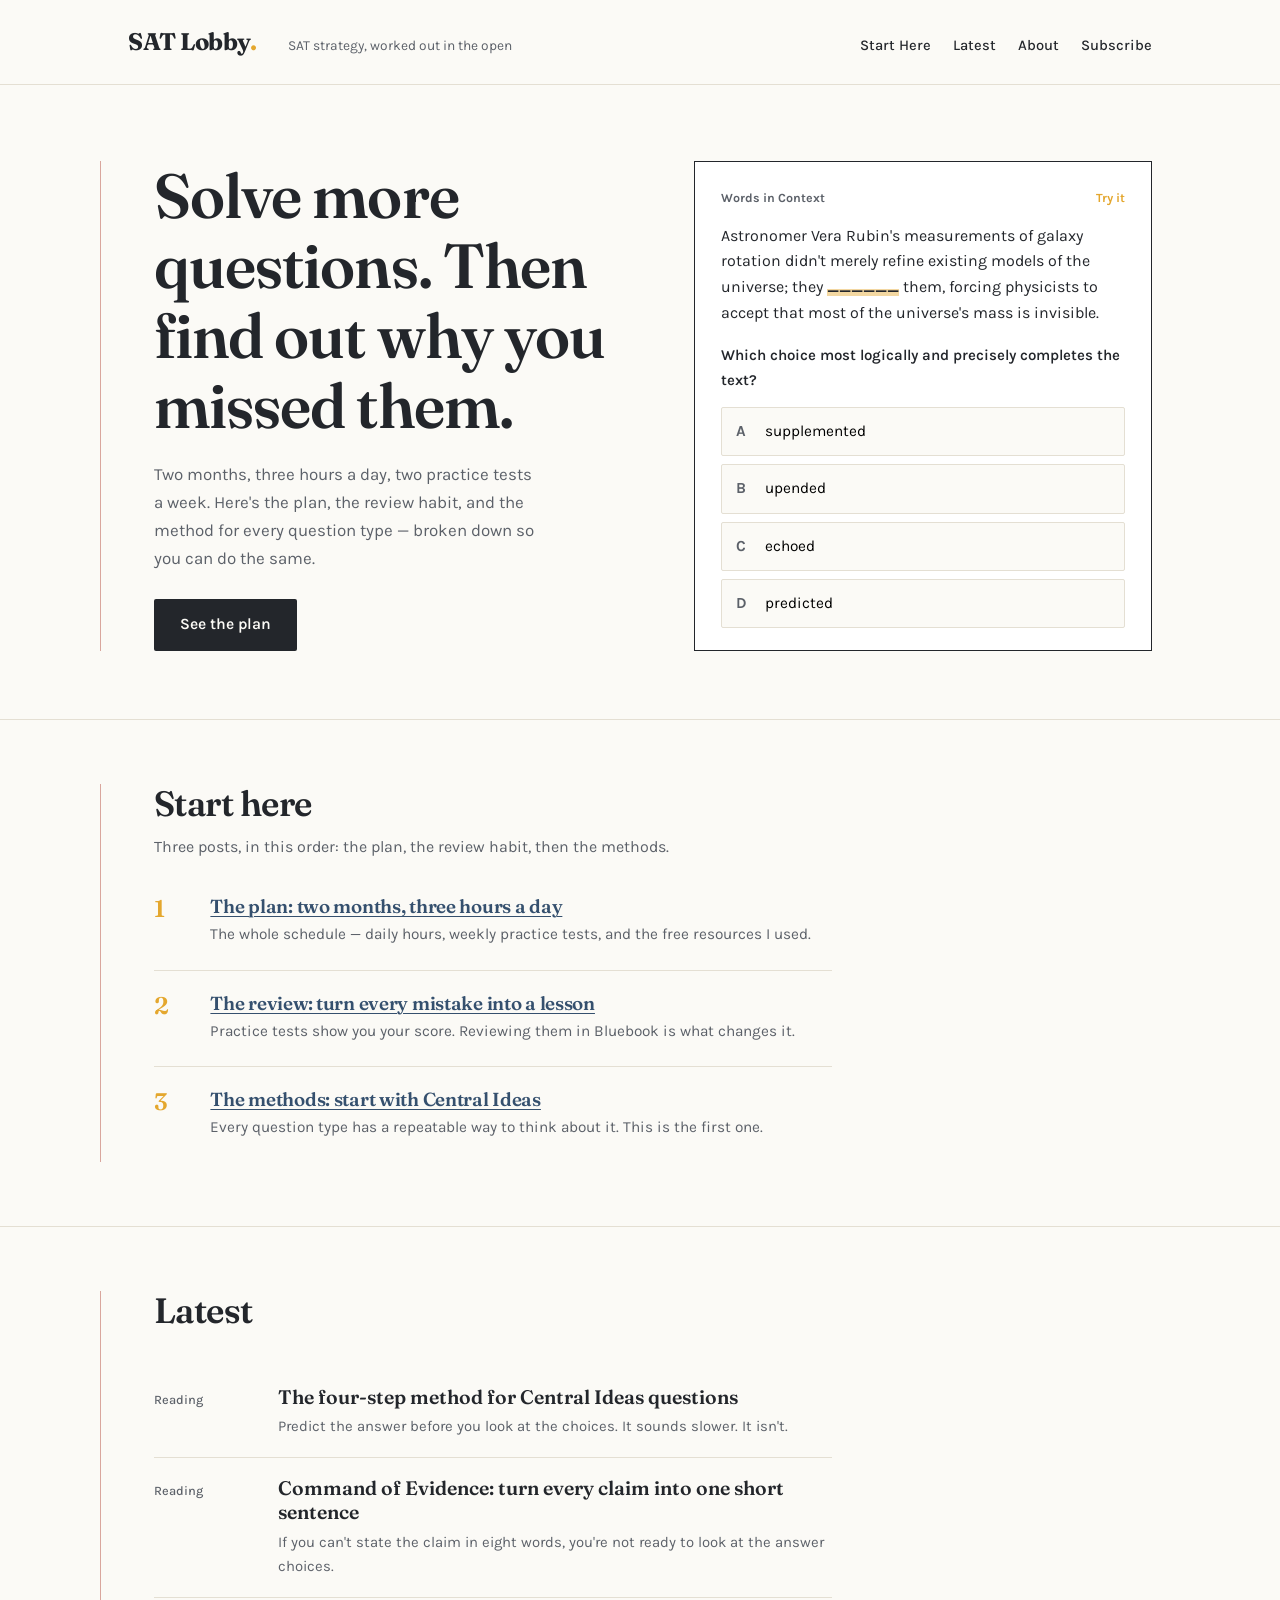
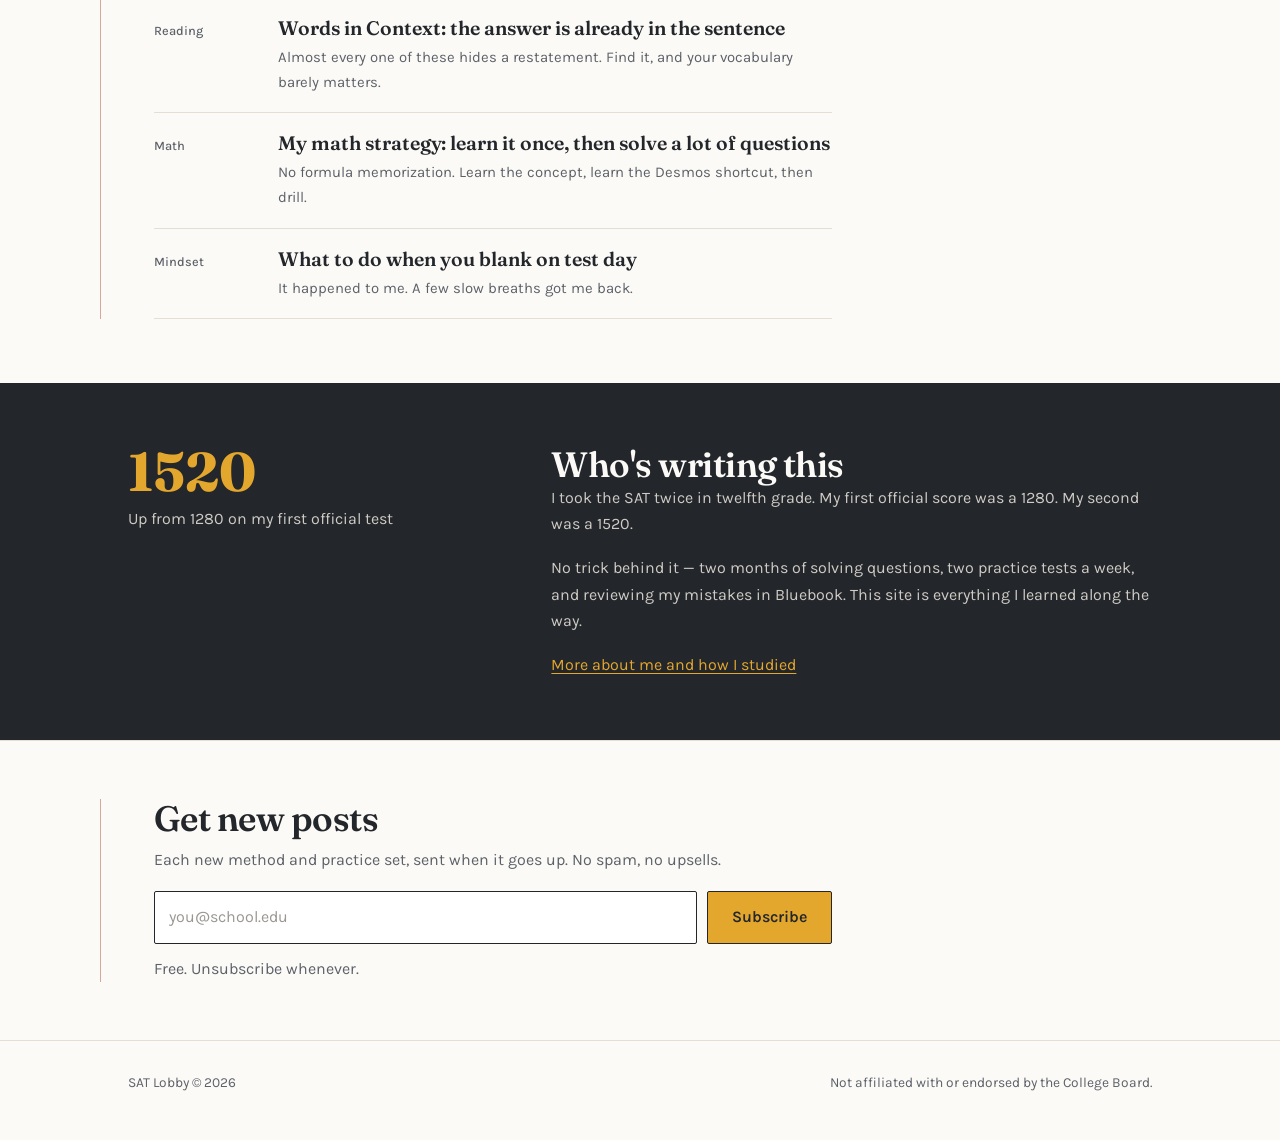
<file: index.html>
<!DOCTYPE html>
<html lang="en">
<head>
<meta charset="utf-8">
<meta name="viewport" content="width=device-width, initial-scale=1">
<title>SAT Lobby — SAT strategy, worked out in the open</title>
<meta name="description" content="How I actually reasoned through the SAT, question by question. Methods, study habits, and mindset — with interactive practice.">
<link rel="preconnect" href="https://fonts.googleapis.com">
<link rel="preconnect" href="https://fonts.gstatic.com" crossorigin>
<link href="https://fonts.googleapis.com/css2?family=Fraunces:opsz,wght@9..144,400;9..144,600;9..144,700&family=Karla:wght@400;500;600;700&display=swap" rel="stylesheet">
<link rel="stylesheet" href="/styles.css">
</head>
<body>

<header class="masthead">
  <div class="masthead-inner">
    <a class="wordmark" href="/">SAT Lobby<span>.</span></a>
    <span class="tagline">SAT strategy, worked out in the open</span>
    <nav class="nav" aria-label="Main">
      <a href="#start">Start Here</a>
      <a href="#latest">Latest</a>
      <a href="#about">About</a>
      <a href="#subscribe">Subscribe</a>
    </nav>
  </div>
</header>

<main>

  <section class="hero">
    <div class="wrap ruled">
      <div class="hero-grid">
        <div class="hero-copy">
          <h1>Solve more questions. Then find out why you missed them.</h1>
          <p>Two months, three hours a day, two practice tests a week. Here's the plan, the review habit, and the method for every question type — broken down so you can do the same.</p>
          <a class="hero-cta" href="/study-plan.html">See the plan</a>
        </div>

        <div class="q" data-answer="B">
          <div class="q-kicker">
            <span>Words in Context</span>
            <em>Try it</em>
          </div>
          <p class="q-text">Astronomer Vera Rubin's measurements of galaxy rotation didn't merely refine existing models of the universe; they <b>______</b> them, forcing physicists to accept that most of the universe's mass is invisible.</p>
          <p class="q-ask">Which choice most logically and precisely completes the text?</p>
          <ul class="q-opts">
            <li><button class="q-opt" data-key="A"><span class="q-letter">A</span><span>supplemented</span></button></li>
            <li><button class="q-opt" data-key="B"><span class="q-letter">B</span><span>upended</span></button></li>
            <li><button class="q-opt" data-key="C"><span class="q-letter">C</span><span>echoed</span></button></li>
            <li><button class="q-opt" data-key="D"><span class="q-letter">D</span><span>predicted</span></button></li>
          </ul>
          <div class="q-reveal" role="status">
            <p class="q-verdict"></p>
            <p>The sentence sets up an escalation: <strong>not merely refine … but ______</strong>. So the blank has to be something bigger than refining.</p>
            <p>Then the second half restates it for you — physicists were <strong>forced to accept</strong> something entirely new. That's the context clue. <em>Upended</em> is the only choice stronger than "refine." <em>Supplemented</em> and <em>echoed</em> are weaker, and <em>predicted</em> changes the meaning altogether.</p>
            <p><a href="/words-in-context.html">Read the full method</a></p>
          </div>
        </div>
      </div>
    </div>
  </section>

  <section class="band" id="start">
    <div class="wrap ruled">
      <div class="band-head">
        <h2>Start here</h2>
        <p>Three posts, in this order: the plan, the review habit, then the methods.</p>
      </div>
      <ol class="path">
        <li>
          <span class="path-num">1</span>
          <div>
            <h3><a href="/study-plan.html">The plan: two months, three hours a day</a></h3>
            <p>The whole schedule — daily hours, weekly practice tests, and the free resources I used.</p>
          </div>
        </li>
        <li>
          <span class="path-num">2</span>
          <div>
            <h3><a href="/bluebook-review.html">The review: turn every mistake into a lesson</a></h3>
            <p>Practice tests show you your score. Reviewing them in Bluebook is what changes it.</p>
          </div>
        </li>
        <li>
          <span class="path-num">3</span>
          <div>
            <h3><a href="/central-ideas.html">The methods: start with Central Ideas</a></h3>
            <p>Every question type has a repeatable way to think about it. This is the first one.</p>
          </div>
        </li>
      </ol>
    </div>
  </section>

  <section class="band" id="latest">
    <div class="wrap ruled">
      <div class="band-head">
        <h2>Latest</h2>
      </div>
      <ul class="posts">
        <li>
          <span class="post-meta">Reading</span>
          <div>
            <a class="post-title" href="/central-ideas.html">The four-step method for Central Ideas questions</a>
            <p class="post-dek">Predict the answer before you look at the choices. It sounds slower. It isn't.</p>
          </div>
        </li>
        <li>
          <span class="post-meta">Reading</span>
          <div>
            <a class="post-title" href="/command-of-evidence.html">Command of Evidence: turn every claim into one short sentence</a>
            <p class="post-dek">If you can't state the claim in eight words, you're not ready to look at the answer choices.</p>
          </div>
        </li>
        <li>
          <span class="post-meta">Reading</span>
          <div>
            <a class="post-title" href="/words-in-context.html">Words in Context: the answer is already in the sentence</a>
            <p class="post-dek">Almost every one of these hides a restatement. Find it, and your vocabulary barely matters.</p>
          </div>
        </li>
        <li>
          <span class="post-meta">Math</span>
          <div>
            <a class="post-title" href="/math-strategy.html">My math strategy: learn it once, then solve a lot of questions</a>
            <p class="post-dek">No formula memorization. Learn the concept, learn the Desmos shortcut, then drill.</p>
          </div>
        </li>
        <li>
          <span class="post-meta">Mindset</span>
          <div>
            <a class="post-title" href="/test-day.html">What to do when you blank on test day</a>
            <p class="post-dek">It happened to me. A few slow breaths got me back.</p>
          </div>
        </li>
      </ul>
    </div>
  </section>

  <section class="about" id="about">
    <div class="wrap">
      <div>
        <div class="score">1520</div>
        <p class="score-note">Up from 1280 on my first official test</p>
      </div>
      <div>
        <h2>Who's writing this</h2>
        <p>I took the SAT twice in twelfth grade. My first official score was a 1280. My second was a 1520.</p>
        <p>No trick behind it — two months of solving questions, two practice tests a week, and reviewing my mistakes in Bluebook. This site is everything I learned along the way.</p>
        <p><a href="/about.html">More about me and how I studied</a></p>
      </div>
    </div>
  </section>

  <section class="signup" id="subscribe">
    <div class="wrap ruled">
      <div class="signup-inner">
        <h2>Get new posts</h2>
        <p>Each new method and practice set, sent when it goes up. No spam, no upsells.</p>
        <form class="form" id="signup-form">
          <label for="email" style="position:absolute;width:1px;height:1px;overflow:hidden;clip:rect(0 0 0 0)">Email address</label>
          <input id="email" type="email" placeholder="you@school.edu" required>
          <button type="submit">Subscribe</button>
        </form>
        <p class="form-note" id="form-note">Free. Unsubscribe whenever.</p>
      </div>
    </div>
  </section>

</main>

<footer>
  <div class="wrap">
    <span>SAT Lobby © 2026</span>
    <span>Not affiliated with or endorsed by the College Board.</span>
  </div>
</footer>

<script src="/quiz.js" defer></script>
<script>
(function(){
  var form = document.getElementById("signup-form");
  var note = document.getElementById("form-note");
  form.addEventListener("submit", function(e){
    e.preventDefault();
    note.textContent = "Subscribed. Check your inbox for the first method.";
    form.reset();
  });
})();
</script>

</body>
</html>
</file>
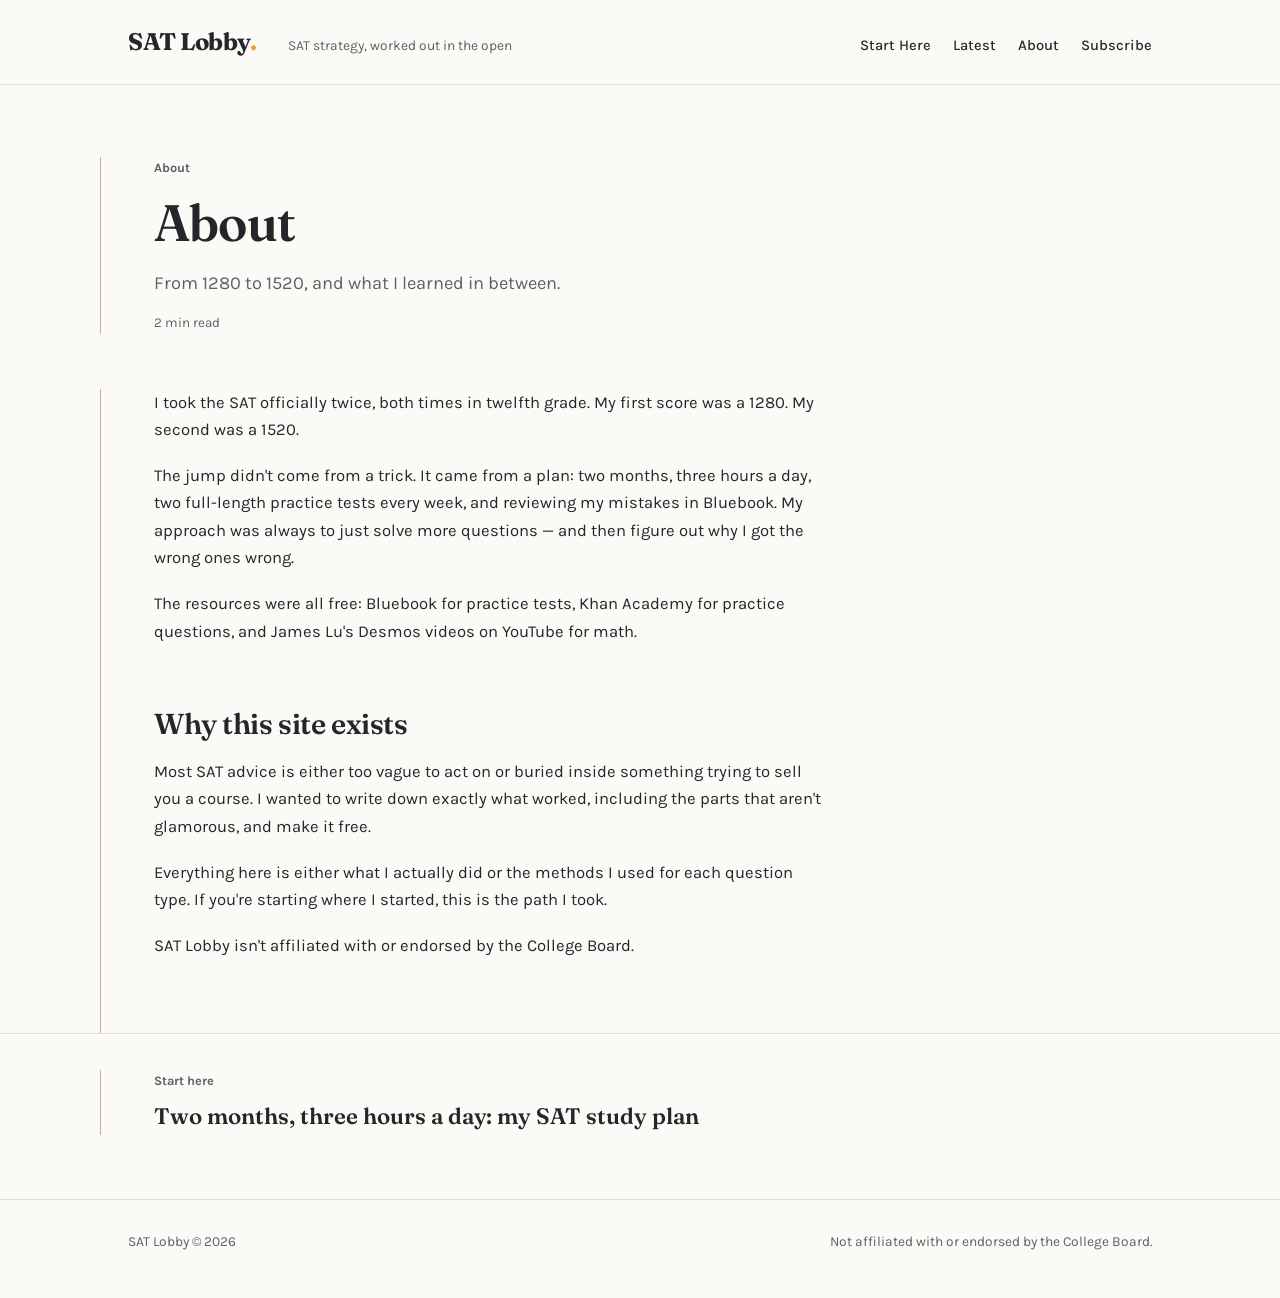
<file: about.html>
<!DOCTYPE html>
<html lang="en">
<head>
<meta charset="utf-8">
<meta name="viewport" content="width=device-width, initial-scale=1">
<title>About — SAT Lobby</title>
<meta name="description" content="Who writes SAT Lobby: a student who went from 1280 to 1520 on the SAT.">
<link rel="preconnect" href="https://fonts.googleapis.com">
<link rel="preconnect" href="https://fonts.gstatic.com" crossorigin>
<link href="https://fonts.googleapis.com/css2?family=Fraunces:opsz,wght@9..144,400;9..144,600;9..144,700&family=Karla:wght@400;500;600;700&display=swap" rel="stylesheet">
<link rel="stylesheet" href="/styles.css">
</head>
<body>

<header class="masthead">
  <div class="masthead-inner">
    <a class="wordmark" href="/">SAT Lobby<span>.</span></a>
    <span class="tagline">SAT strategy, worked out in the open</span>
    <nav class="nav" aria-label="Main">
      <a href="/#start">Start Here</a>
      <a href="/#latest">Latest</a>
      <a href="/#about">About</a>
      <a href="/#subscribe">Subscribe</a>
    </nav>
  </div>
</header>

<main>
  <header class="post-head">
    <div class="wrap ruled">
      <div class="post-head-inner">
        <p class="post-kicker">About</p>
        <h1>About</h1>
        <p class="dek">From 1280 to 1520, and what I learned in between.</p>
        <p class="post-readtime">2 min read</p>
      </div>
    </div>
  </header>

  <article class="wrap ruled">
    <div class="prose">

      <p>I took the SAT officially twice, both times in twelfth grade. My first score was a 1280. My second was a 1520.</p>
      <p>The jump didn't come from a trick. It came from a plan: two months, three hours a day, two full-length practice tests every week, and reviewing my mistakes in Bluebook. My approach was always to just solve more questions — and then figure out why I got the wrong ones wrong.</p>
      <p>The resources were all free: Bluebook for practice tests, Khan Academy for practice questions, and James Lu's Desmos videos on YouTube for math.</p>

      <h2>Why this site exists</h2>
      <p>Most SAT advice is either too vague to act on or buried inside something trying to sell you a course. I wanted to write down exactly what worked, including the parts that aren't glamorous, and make it free.</p>
      <p>Everything here is either what I actually did or the methods I used for each question type. If you're starting where I started, this is the path I took.</p>
      <p>SAT Lobby isn't affiliated with or endorsed by the College Board.</p>
    </div>
  </article>

  <nav class="post-next" aria-label="Next post">
    <div class="wrap ruled">
      <div class="post-next-inner">
        <p class="post-next-label">Start here</p>
        <a href="/study-plan.html">Two months, three hours a day: my SAT study plan</a>
      </div>
    </div>
  </nav>
</main>

<footer>
  <div class="wrap">
    <span>SAT Lobby © 2026</span>
    <span>Not affiliated with or endorsed by the College Board.</span>
  </div>
</footer>

<script src="/quiz.js" defer></script>
</body>
</html>
</file>
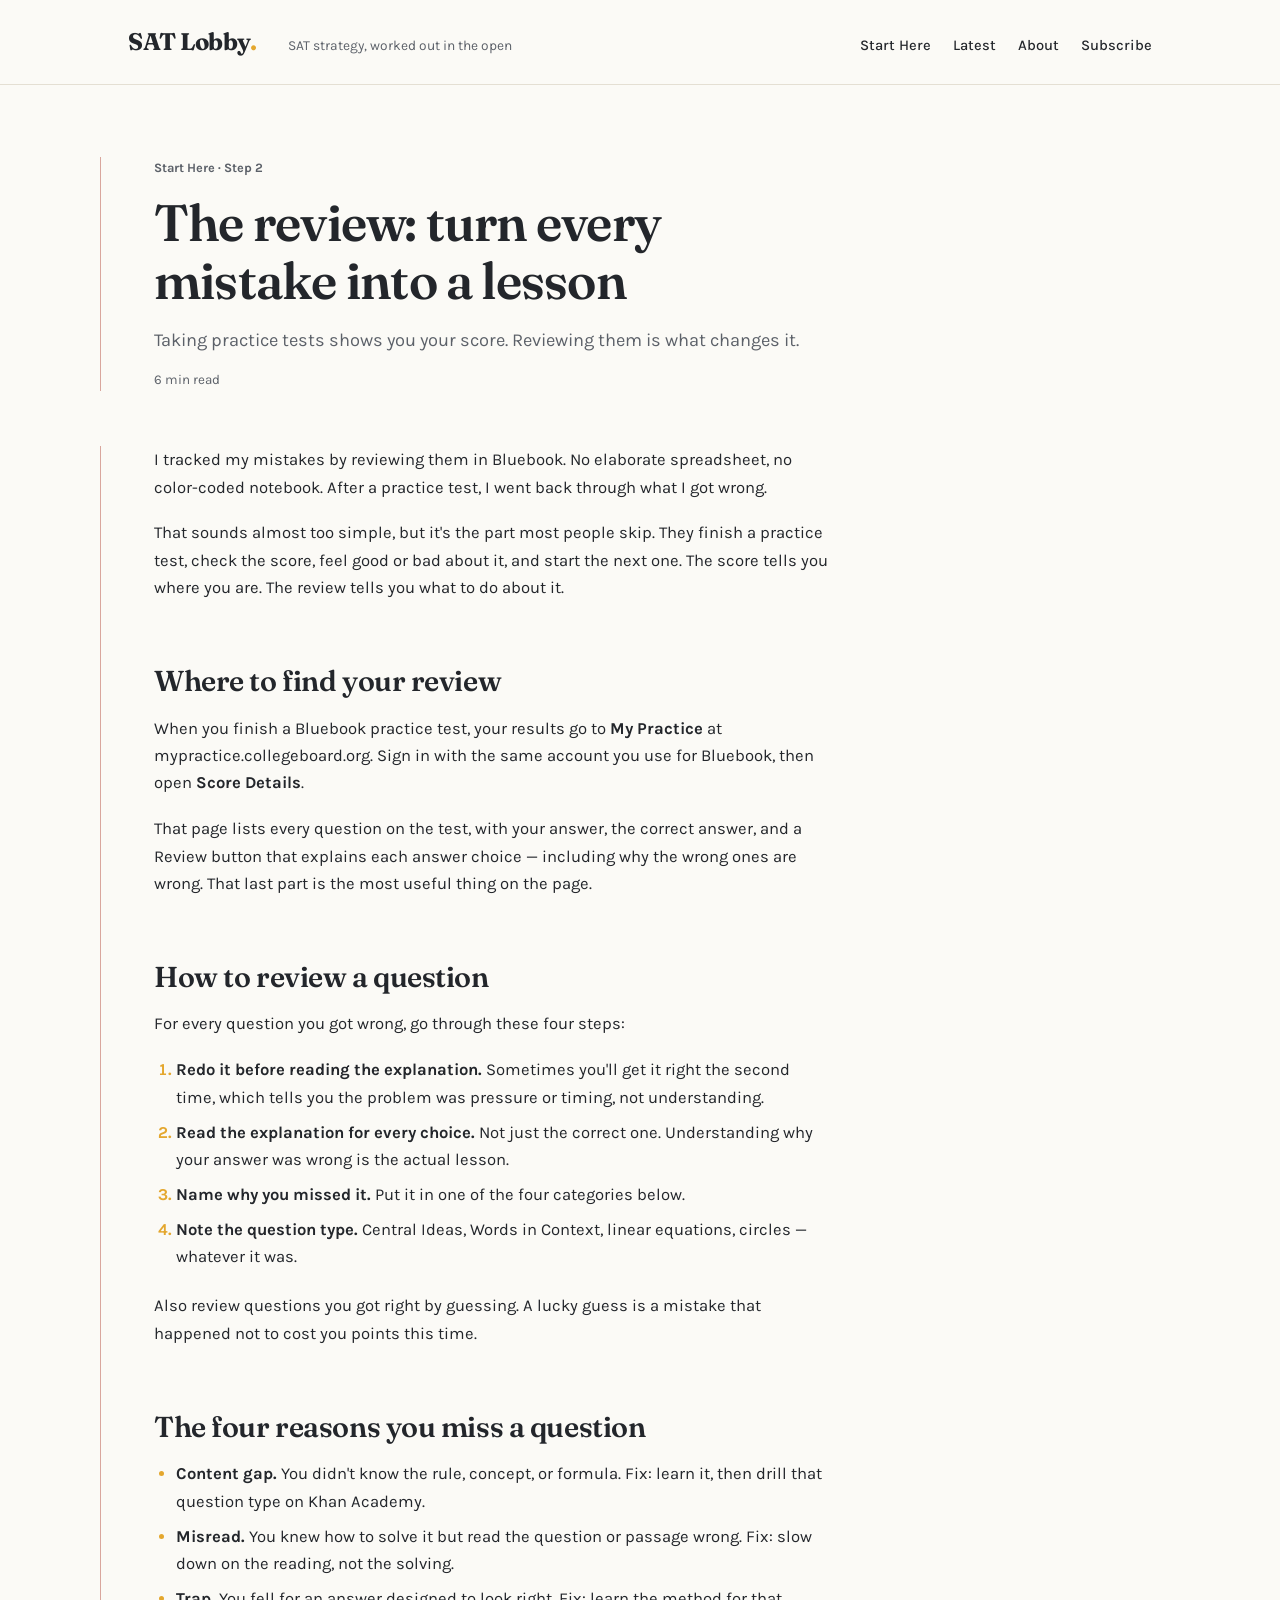
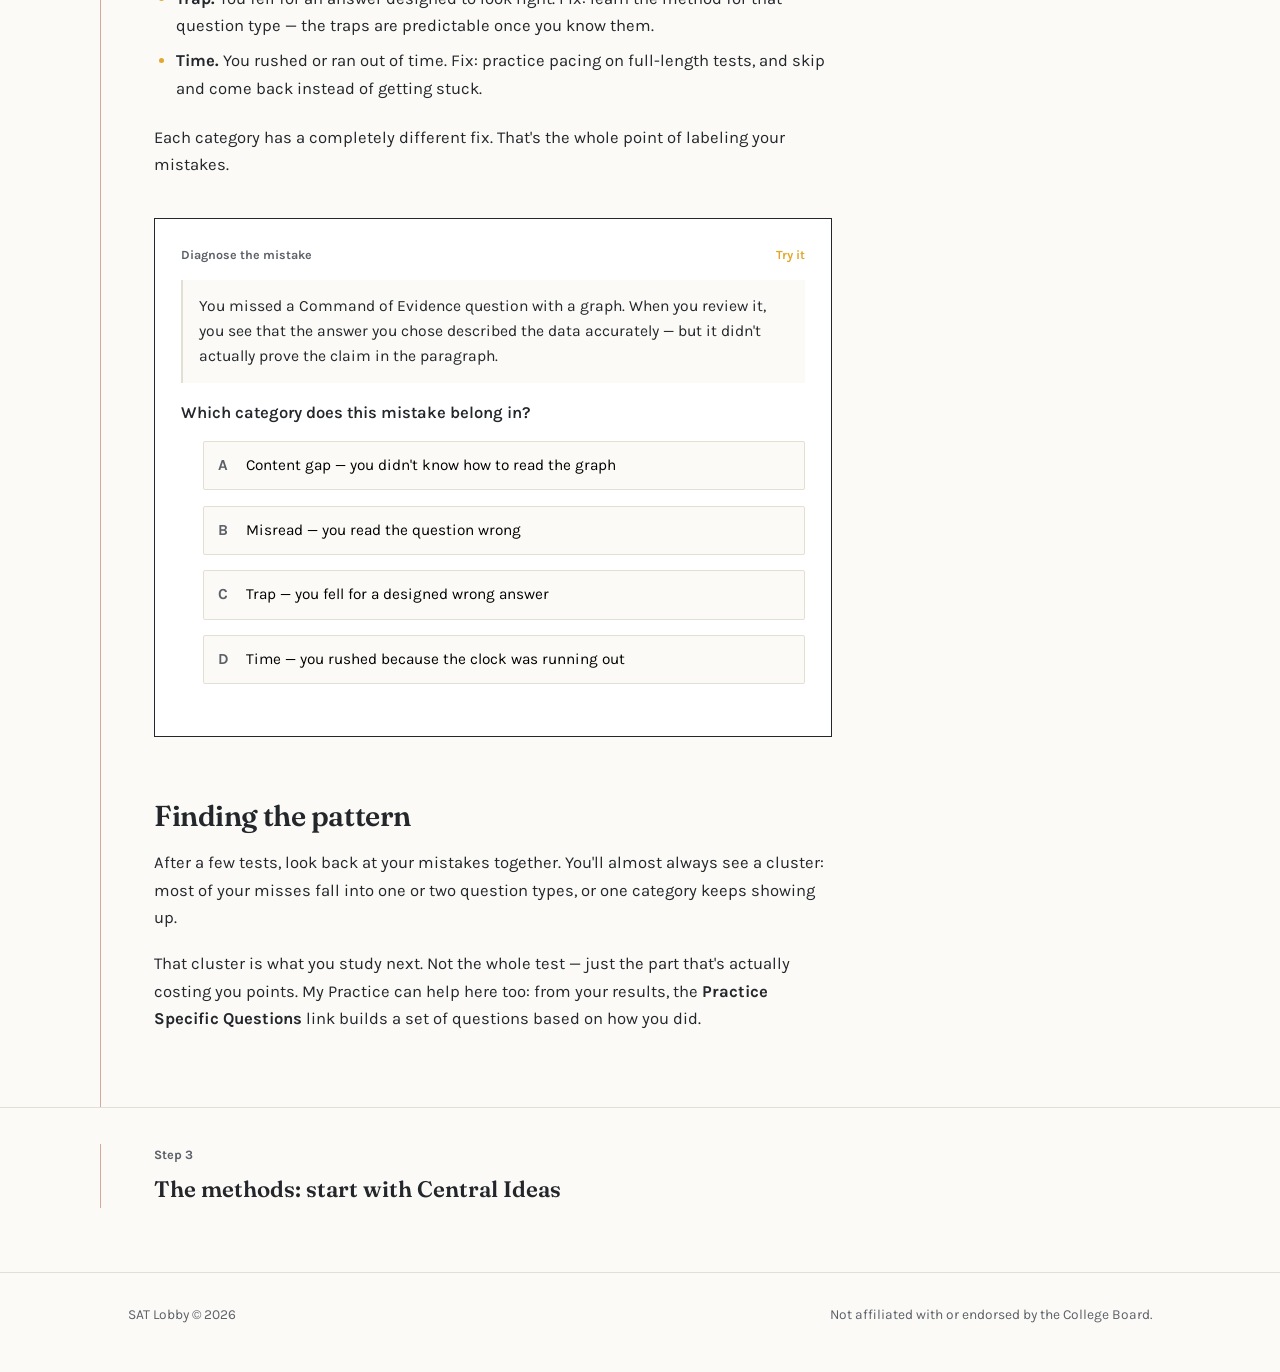
<file: bluebook-review.html>
<!DOCTYPE html>
<html lang="en">
<head>
<meta charset="utf-8">
<meta name="viewport" content="width=device-width, initial-scale=1">
<title>The review: turn every mistake into a lesson — SAT Lobby</title>
<meta name="description" content="How to review SAT practice tests in Bluebook and My Practice so every mistake tells you what to study next.">
<link rel="preconnect" href="https://fonts.googleapis.com">
<link rel="preconnect" href="https://fonts.gstatic.com" crossorigin>
<link href="https://fonts.googleapis.com/css2?family=Fraunces:opsz,wght@9..144,400;9..144,600;9..144,700&family=Karla:wght@400;500;600;700&display=swap" rel="stylesheet">
<link rel="stylesheet" href="/styles.css">
</head>
<body>

<header class="masthead">
  <div class="masthead-inner">
    <a class="wordmark" href="/">SAT Lobby<span>.</span></a>
    <span class="tagline">SAT strategy, worked out in the open</span>
    <nav class="nav" aria-label="Main">
      <a href="/#start">Start Here</a>
      <a href="/#latest">Latest</a>
      <a href="/#about">About</a>
      <a href="/#subscribe">Subscribe</a>
    </nav>
  </div>
</header>

<main>
  <header class="post-head">
    <div class="wrap ruled">
      <div class="post-head-inner">
        <p class="post-kicker">Start Here · Step 2</p>
        <h1>The review: turn every mistake into a lesson</h1>
        <p class="dek">Taking practice tests shows you your score. Reviewing them is what changes it.</p>
        <p class="post-readtime">6 min read</p>
      </div>
    </div>
  </header>

  <article class="wrap ruled">
    <div class="prose">

      <p>I tracked my mistakes by reviewing them in Bluebook. No elaborate spreadsheet, no color-coded notebook. After a practice test, I went back through what I got wrong.</p>
      <p>That sounds almost too simple, but it's the part most people skip. They finish a practice test, check the score, feel good or bad about it, and start the next one. The score tells you where you are. The review tells you what to do about it.</p>

      <h2>Where to find your review</h2>
      <p>When you finish a Bluebook practice test, your results go to <strong>My Practice</strong> at mypractice.collegeboard.org. Sign in with the same account you use for Bluebook, then open <strong>Score Details</strong>.</p>
      <p>That page lists every question on the test, with your answer, the correct answer, and a Review button that explains each answer choice — including why the wrong ones are wrong. That last part is the most useful thing on the page.</p>

      <h2>How to review a question</h2>
      <p>For every question you got wrong, go through these four steps:</p>
      <ol>
        <li><strong>Redo it before reading the explanation.</strong> Sometimes you'll get it right the second time, which tells you the problem was pressure or timing, not understanding.</li>
        <li><strong>Read the explanation for every choice.</strong> Not just the correct one. Understanding why your answer was wrong is the actual lesson.</li>
        <li><strong>Name why you missed it.</strong> Put it in one of the four categories below.</li>
        <li><strong>Note the question type.</strong> Central Ideas, Words in Context, linear equations, circles — whatever it was.</li>
      </ol>
      <p>Also review questions you got right by guessing. A lucky guess is a mistake that happened not to cost you points this time.</p>

      <h2>The four reasons you miss a question</h2>
      <ul>
        <li><strong>Content gap.</strong> You didn't know the rule, concept, or formula. Fix: learn it, then drill that question type on Khan Academy.</li>
        <li><strong>Misread.</strong> You knew how to solve it but read the question or passage wrong. Fix: slow down on the reading, not the solving.</li>
        <li><strong>Trap.</strong> You fell for an answer designed to look right. Fix: learn the method for that question type — the traps are predictable once you know them.</li>
        <li><strong>Time.</strong> You rushed or ran out of time. Fix: practice pacing on full-length tests, and skip and come back instead of getting stuck.</li>
      </ul>
      <p>Each category has a completely different fix. That's the whole point of labeling your mistakes.</p>

      <div class="q" data-answer="C">
        <div class="q-kicker"><span>Diagnose the mistake</span><em>Try it</em></div>
        <div class="q-passage">You missed a Command of Evidence question with a graph. When you review it, you see that the answer you chose described the data accurately — but it didn't actually prove the claim in the paragraph.</div>
        <p class="q-ask">Which category does this mistake belong in?</p>
        <ul class="q-opts">
          <li><button class="q-opt" data-key="A"><span class="q-letter">A</span><span>Content gap — you didn't know how to read the graph</span></button></li>
          <li><button class="q-opt" data-key="B"><span class="q-letter">B</span><span>Misread — you read the question wrong</span></button></li>
          <li><button class="q-opt" data-key="C"><span class="q-letter">C</span><span>Trap — you fell for a designed wrong answer</span></button></li>
          <li><button class="q-opt" data-key="D"><span class="q-letter">D</span><span>Time — you rushed because the clock was running out</span></button></li>
        </ul>
        <div class="q-reveal" role="status">
          <p class="q-verdict"></p>
          <p>This is the <strong>true but useless</strong> trap from the <a href="/command-of-evidence.html">Command of Evidence post</a>. Your answer was accurate, so you read the graph fine — that rules out A.</p>
          <p>Here's why labeling matters: the fix for a trap isn't more content study. It's a method fix. In this case, write your test idea down before you look at the choices. If you'd filed this under "content gap," you'd have spent hours studying graphs you already understand.</p>
        </div>
      </div>

      <h2>Finding the pattern</h2>
      <p>After a few tests, look back at your mistakes together. You'll almost always see a cluster: most of your misses fall into one or two question types, or one category keeps showing up.</p>
      <p>That cluster is what you study next. Not the whole test — just the part that's actually costing you points. My Practice can help here too: from your results, the <strong>Practice Specific Questions</strong> link builds a set of questions based on how you did.</p>
    </div>
  </article>

  <nav class="post-next" aria-label="Next post">
    <div class="wrap ruled">
      <div class="post-next-inner">
        <p class="post-next-label">Step 3</p>
        <a href="/central-ideas.html">The methods: start with Central Ideas</a>
      </div>
    </div>
  </nav>
</main>

<footer>
  <div class="wrap">
    <span>SAT Lobby © 2026</span>
    <span>Not affiliated with or endorsed by the College Board.</span>
  </div>
</footer>

<script src="/quiz.js" defer></script>
</body>
</html>
</file>
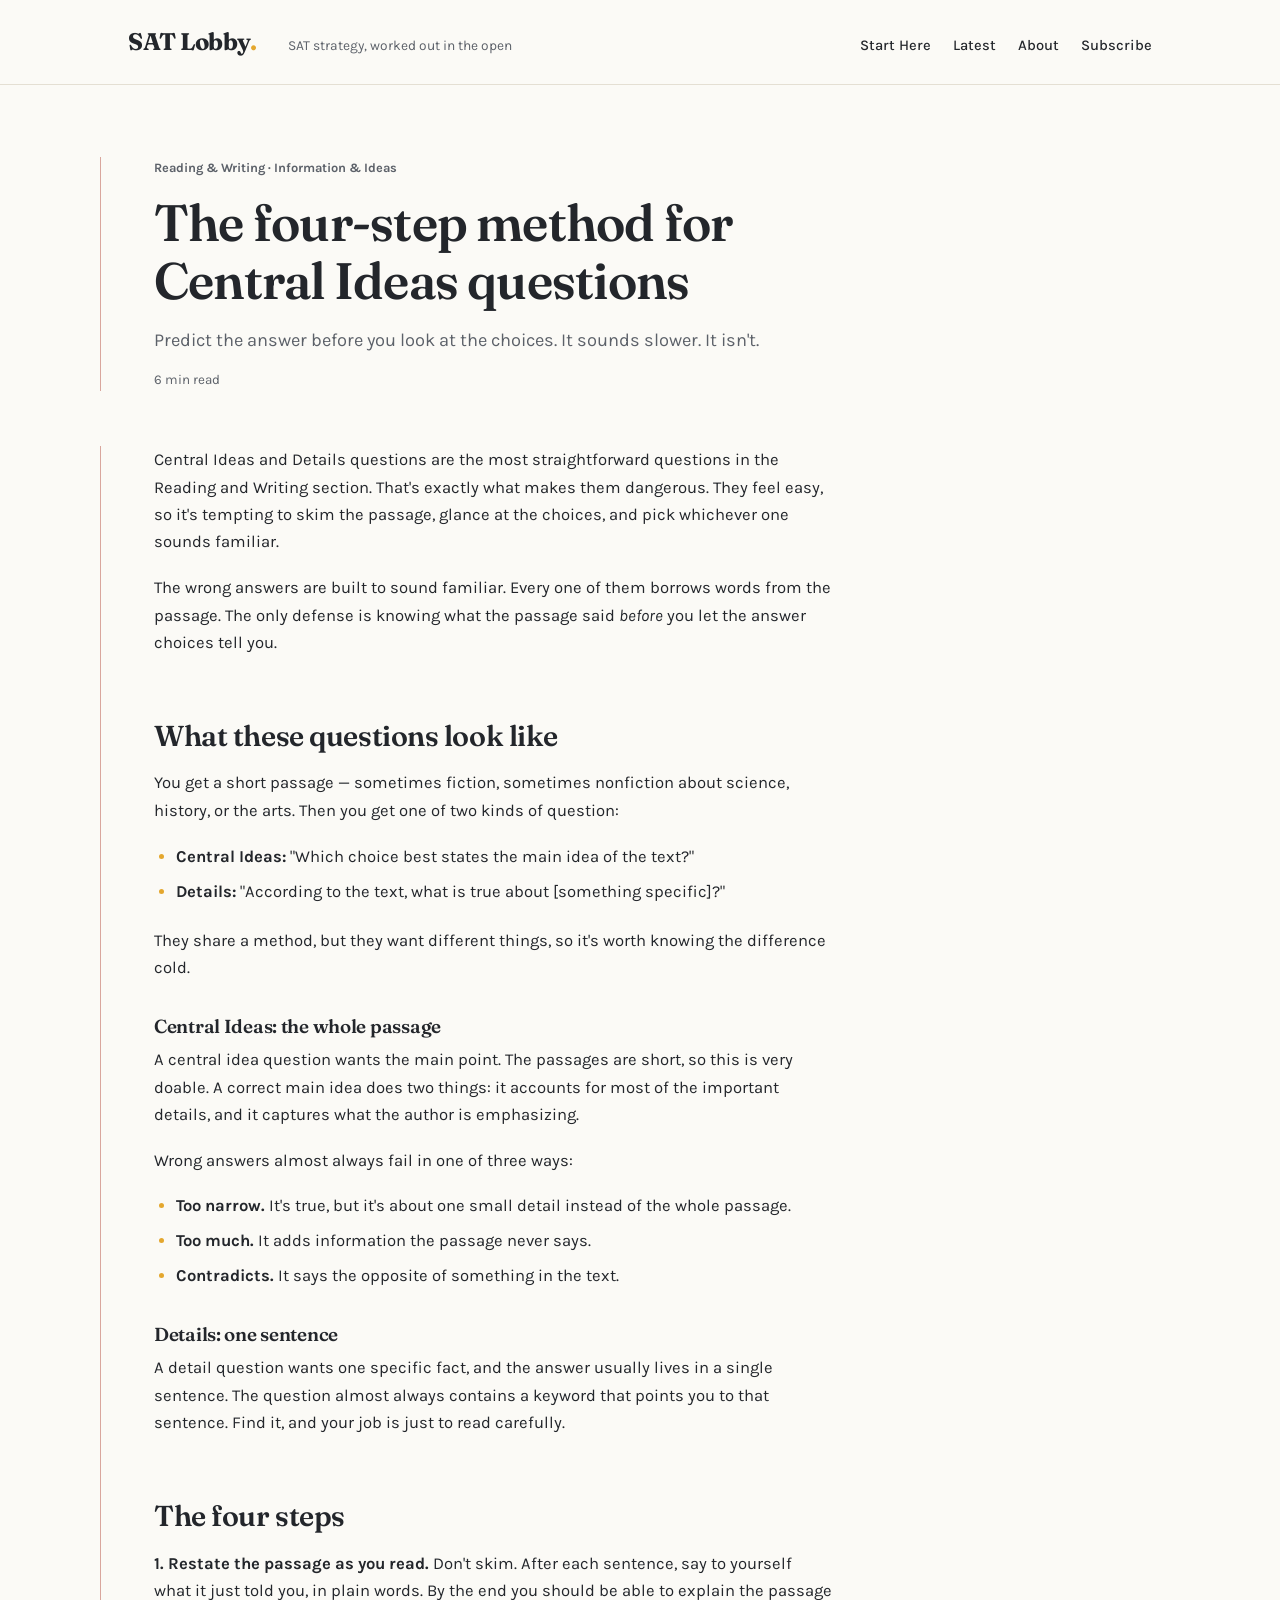
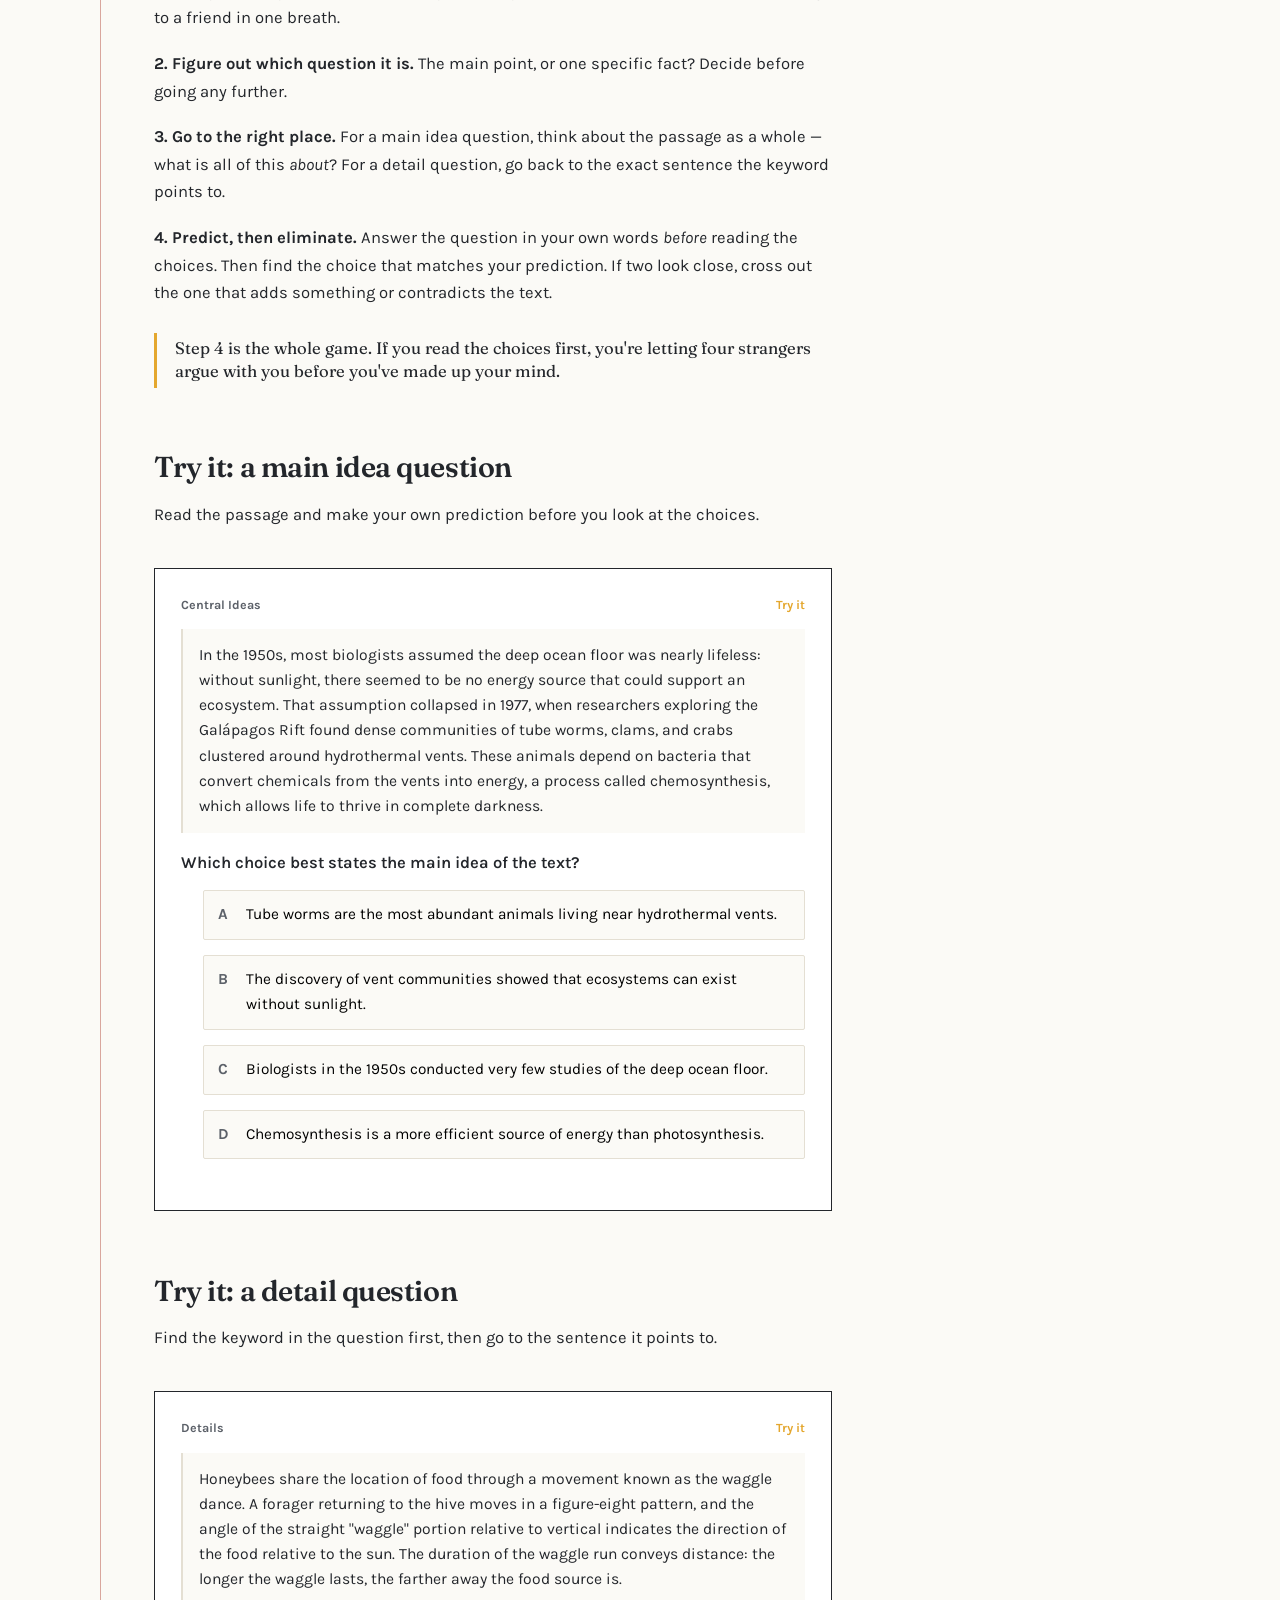
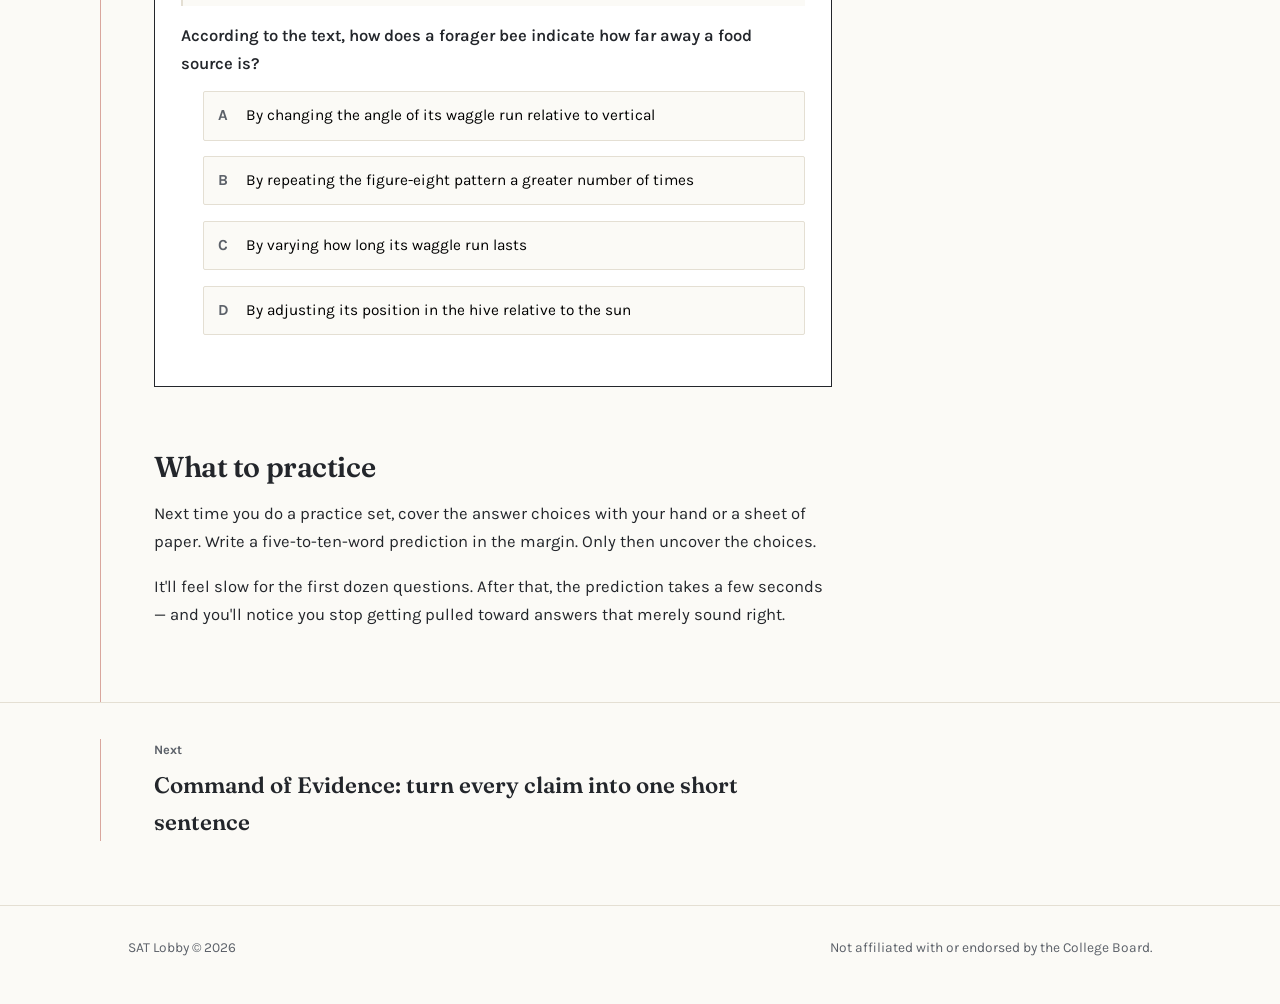
<file: central-ideas.html>
<!DOCTYPE html>
<html lang="en">
<head>
<meta charset="utf-8">
<meta name="viewport" content="width=device-width, initial-scale=1">
<title>The four-step method for Central Ideas questions — SAT Lobby</title>
<meta name="description" content="A four-step method for SAT Central Ideas and Details questions, with interactive practice.">
<link rel="preconnect" href="https://fonts.googleapis.com">
<link rel="preconnect" href="https://fonts.gstatic.com" crossorigin>
<link href="https://fonts.googleapis.com/css2?family=Fraunces:opsz,wght@9..144,400;9..144,600;9..144,700&family=Karla:wght@400;500;600;700&display=swap" rel="stylesheet">
<link rel="stylesheet" href="/styles.css">
</head>
<body>

<header class="masthead">
  <div class="masthead-inner">
    <a class="wordmark" href="/">SAT Lobby<span>.</span></a>
    <span class="tagline">SAT strategy, worked out in the open</span>
    <nav class="nav" aria-label="Main">
      <a href="/#start">Start Here</a>
      <a href="/#latest">Latest</a>
      <a href="/#about">About</a>
      <a href="/#subscribe">Subscribe</a>
    </nav>
  </div>
</header>

<main>
  <header class="post-head">
    <div class="wrap ruled">
      <div class="post-head-inner">
        <p class="post-kicker">Reading &amp; Writing · Information &amp; Ideas</p>
        <h1>The four-step method for Central Ideas questions</h1>
        <p class="dek">Predict the answer before you look at the choices. It sounds slower. It isn't.</p>
        <p class="post-readtime">6 min read</p>
      </div>
    </div>
  </header>

  <article class="wrap ruled">
    <div class="prose">

      <p>Central Ideas and Details questions are the most straightforward questions in the Reading and Writing section. That's exactly what makes them dangerous. They feel easy, so it's tempting to skim the passage, glance at the choices, and pick whichever one sounds familiar.</p>
      <p>The wrong answers are built to sound familiar. Every one of them borrows words from the passage. The only defense is knowing what the passage said <em>before</em> you let the answer choices tell you.</p>

      <h2>What these questions look like</h2>
      <p>You get a short passage — sometimes fiction, sometimes nonfiction about science, history, or the arts. Then you get one of two kinds of question:</p>
      <ul>
        <li><strong>Central Ideas:</strong> "Which choice best states the main idea of the text?"</li>
        <li><strong>Details:</strong> "According to the text, what is true about [something specific]?"</li>
      </ul>
      <p>They share a method, but they want different things, so it's worth knowing the difference cold.</p>

      <h3>Central Ideas: the whole passage</h3>
      <p>A central idea question wants the main point. The passages are short, so this is very doable. A correct main idea does two things: it accounts for most of the important details, and it captures what the author is emphasizing.</p>
      <p>Wrong answers almost always fail in one of three ways:</p>
      <ul>
        <li><strong>Too narrow.</strong> It's true, but it's about one small detail instead of the whole passage.</li>
        <li><strong>Too much.</strong> It adds information the passage never says.</li>
        <li><strong>Contradicts.</strong> It says the opposite of something in the text.</li>
      </ul>

      <h3>Details: one sentence</h3>
      <p>A detail question wants one specific fact, and the answer usually lives in a single sentence. The question almost always contains a keyword that points you to that sentence. Find it, and your job is just to read carefully.</p>

      <h2>The four steps</h2>
      <p><strong>1. Restate the passage as you read.</strong> Don't skim. After each sentence, say to yourself what it just told you, in plain words. By the end you should be able to explain the passage to a friend in one breath.</p>
      <p><strong>2. Figure out which question it is.</strong> The main point, or one specific fact? Decide before going any further.</p>
      <p><strong>3. Go to the right place.</strong> For a main idea question, think about the passage as a whole — what is all of this <em>about</em>? For a detail question, go back to the exact sentence the keyword points to.</p>
      <p><strong>4. Predict, then eliminate.</strong> Answer the question in your own words <em>before</em> reading the choices. Then find the choice that matches your prediction. If two look close, cross out the one that adds something or contradicts the text.</p>
      <p class="callout">Step 4 is the whole game. If you read the choices first, you're letting four strangers argue with you before you've made up your mind.</p>

      <h2>Try it: a main idea question</h2>
      <p>Read the passage and make your own prediction before you look at the choices.</p>

      <div class="q" data-answer="B">
        <div class="q-kicker"><span>Central Ideas</span><em>Try it</em></div>
        <div class="q-passage">In the 1950s, most biologists assumed the deep ocean floor was nearly lifeless: without sunlight, there seemed to be no energy source that could support an ecosystem. That assumption collapsed in 1977, when researchers exploring the Galápagos Rift found dense communities of tube worms, clams, and crabs clustered around hydrothermal vents. These animals depend on bacteria that convert chemicals from the vents into energy, a process called chemosynthesis, which allows life to thrive in complete darkness.</div>
        <p class="q-ask">Which choice best states the main idea of the text?</p>
        <ul class="q-opts">
          <li><button class="q-opt" data-key="A"><span class="q-letter">A</span><span>Tube worms are the most abundant animals living near hydrothermal vents.</span></button></li>
          <li><button class="q-opt" data-key="B"><span class="q-letter">B</span><span>The discovery of vent communities showed that ecosystems can exist without sunlight.</span></button></li>
          <li><button class="q-opt" data-key="C"><span class="q-letter">C</span><span>Biologists in the 1950s conducted very few studies of the deep ocean floor.</span></button></li>
          <li><button class="q-opt" data-key="D"><span class="q-letter">D</span><span>Chemosynthesis is a more efficient source of energy than photosynthesis.</span></button></li>
        </ul>
        <div class="q-reveal" role="status">
          <p class="q-verdict"></p>
          <p><strong>Restate it:</strong> scientists thought the deep sea was lifeless because there's no sunlight → in 1977 they found thriving communities at vents → those animals get energy from chemicals instead.</p>
          <p><strong>Predict:</strong> life can exist without sunlight, and the vent discovery proved it. That's B.</p>
          <p>A is too narrow, and the passage never says tube worms are the most abundant. C adds a claim the text never makes. D invents a comparison — the passage never says chemosynthesis is more efficient than anything.</p>
        </div>
      </div>

      <h2>Try it: a detail question</h2>
      <p>Find the keyword in the question first, then go to the sentence it points to.</p>

      <div class="q" data-answer="C">
        <div class="q-kicker"><span>Details</span><em>Try it</em></div>
        <div class="q-passage">Honeybees share the location of food through a movement known as the waggle dance. A forager returning to the hive moves in a figure-eight pattern, and the angle of the straight "waggle" portion relative to vertical indicates the direction of the food relative to the sun. The duration of the waggle run conveys distance: the longer the waggle lasts, the farther away the food source is.</div>
        <p class="q-ask">According to the text, how does a forager bee indicate how far away a food source is?</p>
        <ul class="q-opts">
          <li><button class="q-opt" data-key="A"><span class="q-letter">A</span><span>By changing the angle of its waggle run relative to vertical</span></button></li>
          <li><button class="q-opt" data-key="B"><span class="q-letter">B</span><span>By repeating the figure-eight pattern a greater number of times</span></button></li>
          <li><button class="q-opt" data-key="C"><span class="q-letter">C</span><span>By varying how long its waggle run lasts</span></button></li>
          <li><button class="q-opt" data-key="D"><span class="q-letter">D</span><span>By adjusting its position in the hive relative to the sun</span></button></li>
        </ul>
        <div class="q-reveal" role="status">
          <p class="q-verdict"></p>
          <p>The keyword is <strong>how far</strong>. Only one sentence talks about distance — the last one — and it says the duration of the waggle conveys it. That's C.</p>
          <p>A is the trap. It comes from the sentence right before, which is about <em>direction</em>, not distance. It borrows real words from the passage, which is exactly why it feels right.</p>
        </div>
      </div>

      <h2>What to practice</h2>
      <p>Next time you do a practice set, cover the answer choices with your hand or a sheet of paper. Write a five-to-ten-word prediction in the margin. Only then uncover the choices.</p>
      <p>It'll feel slow for the first dozen questions. After that, the prediction takes a few seconds — and you'll notice you stop getting pulled toward answers that merely sound right.</p>
    </div>
  </article>

  <nav class="post-next" aria-label="Next post">
    <div class="wrap ruled">
      <div class="post-next-inner">
        <p class="post-next-label">Next</p>
        <a href="/command-of-evidence.html">Command of Evidence: turn every claim into one short sentence</a>
      </div>
    </div>
  </nav>
</main>

<footer>
  <div class="wrap">
    <span>SAT Lobby © 2026</span>
    <span>Not affiliated with or endorsed by the College Board.</span>
  </div>
</footer>

<script src="/quiz.js" defer></script>
</body>
</html>
</file>
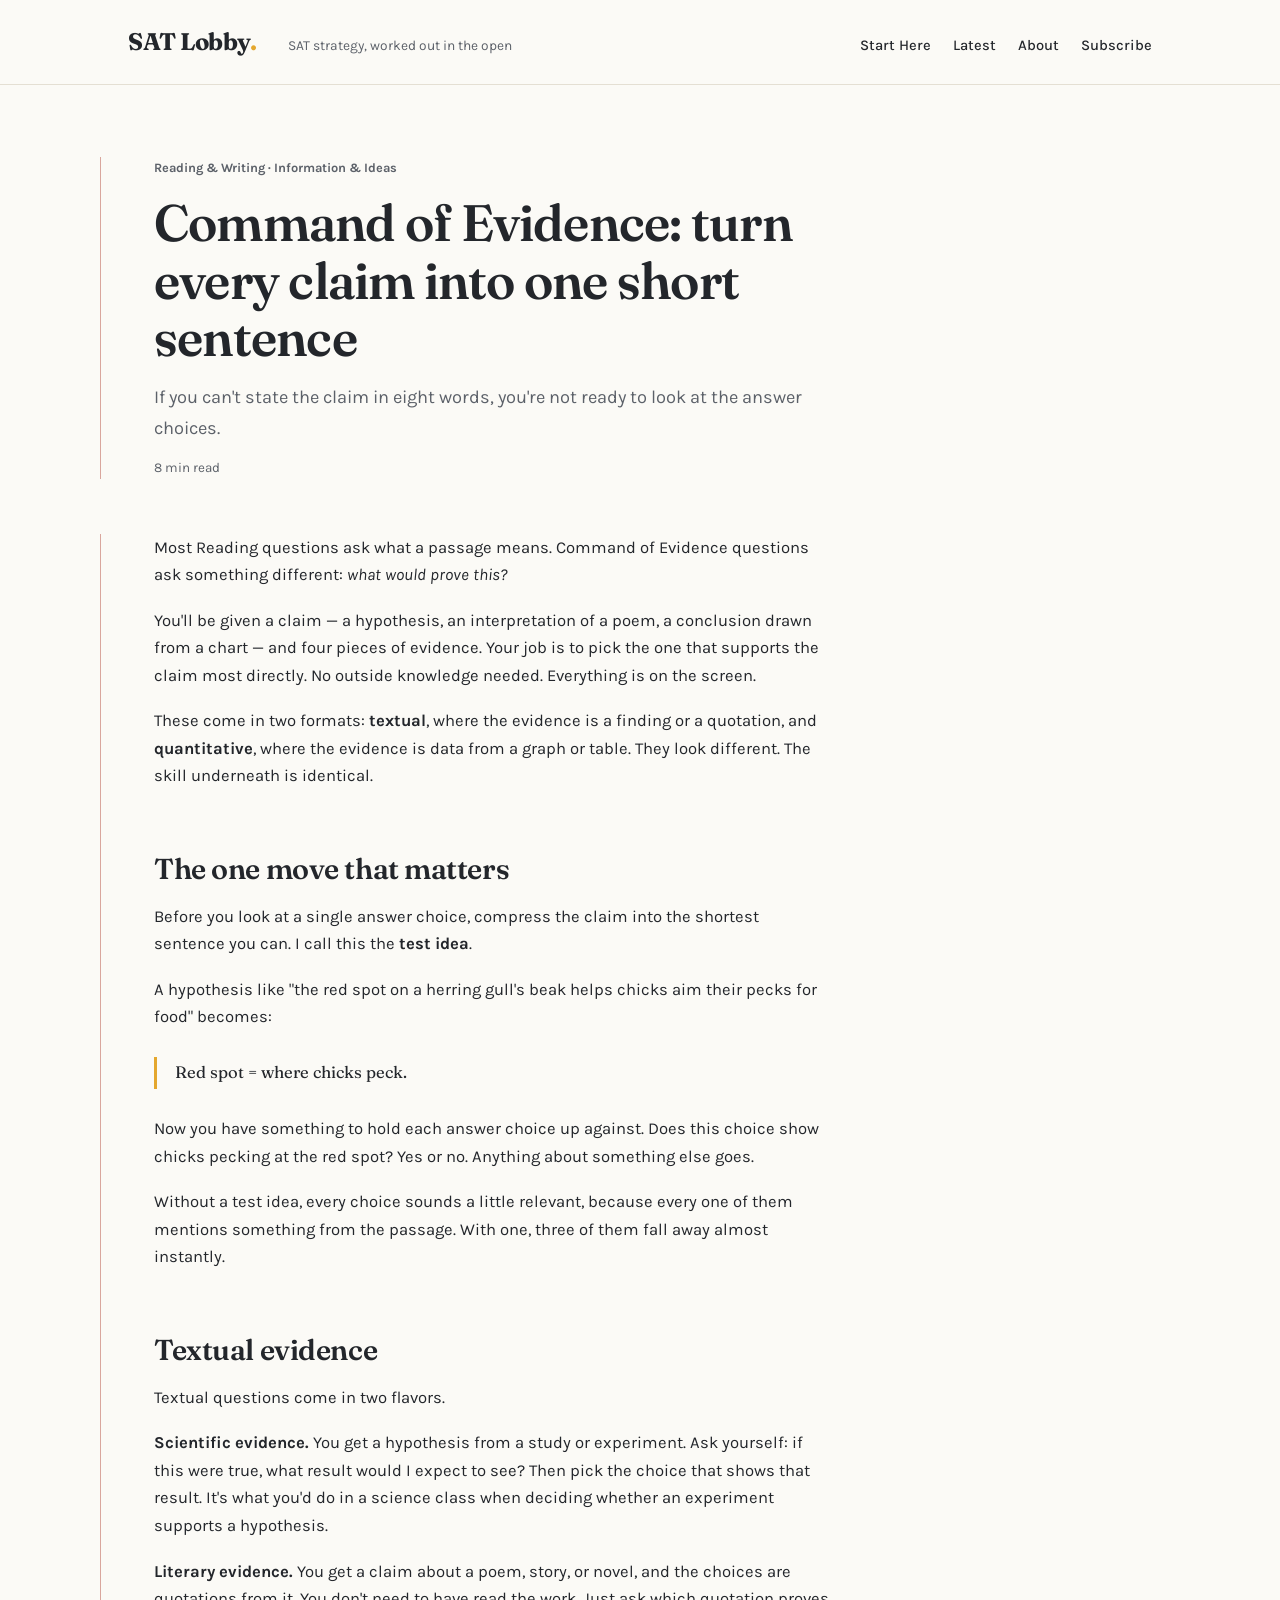
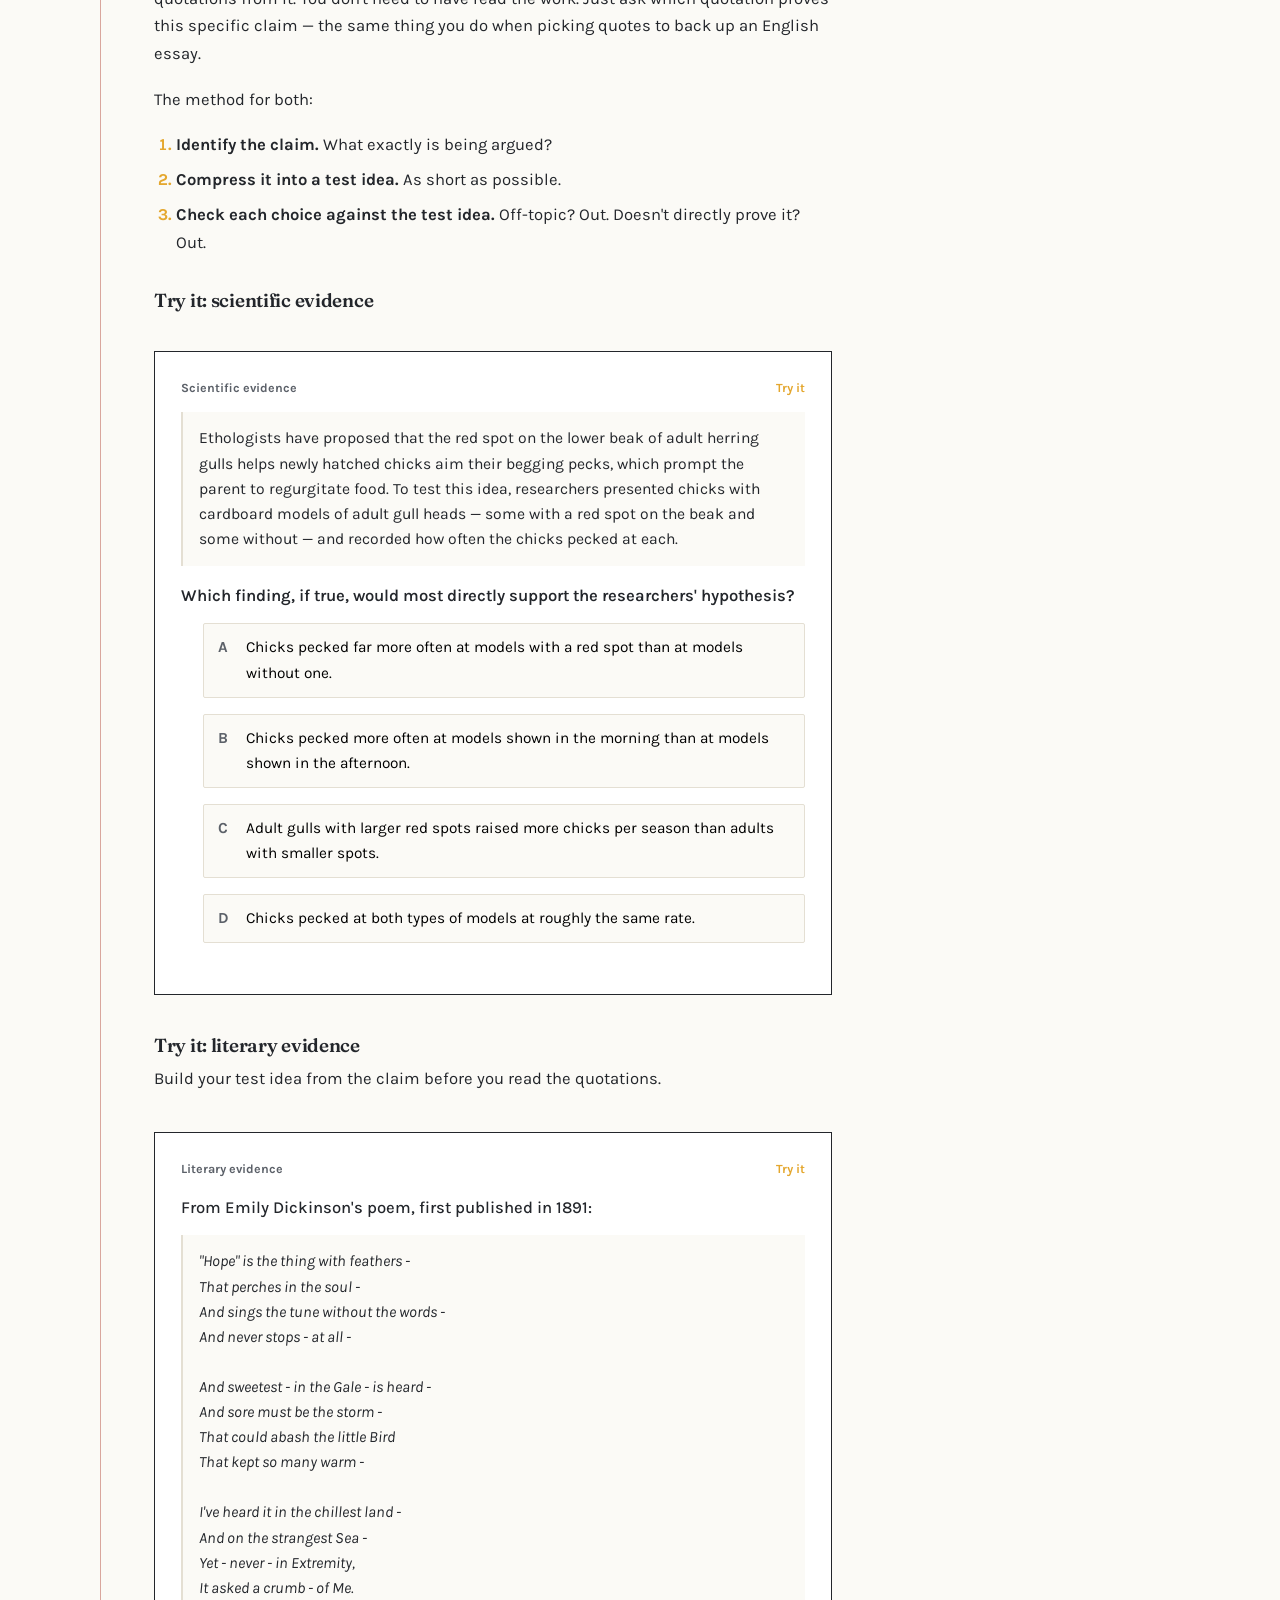
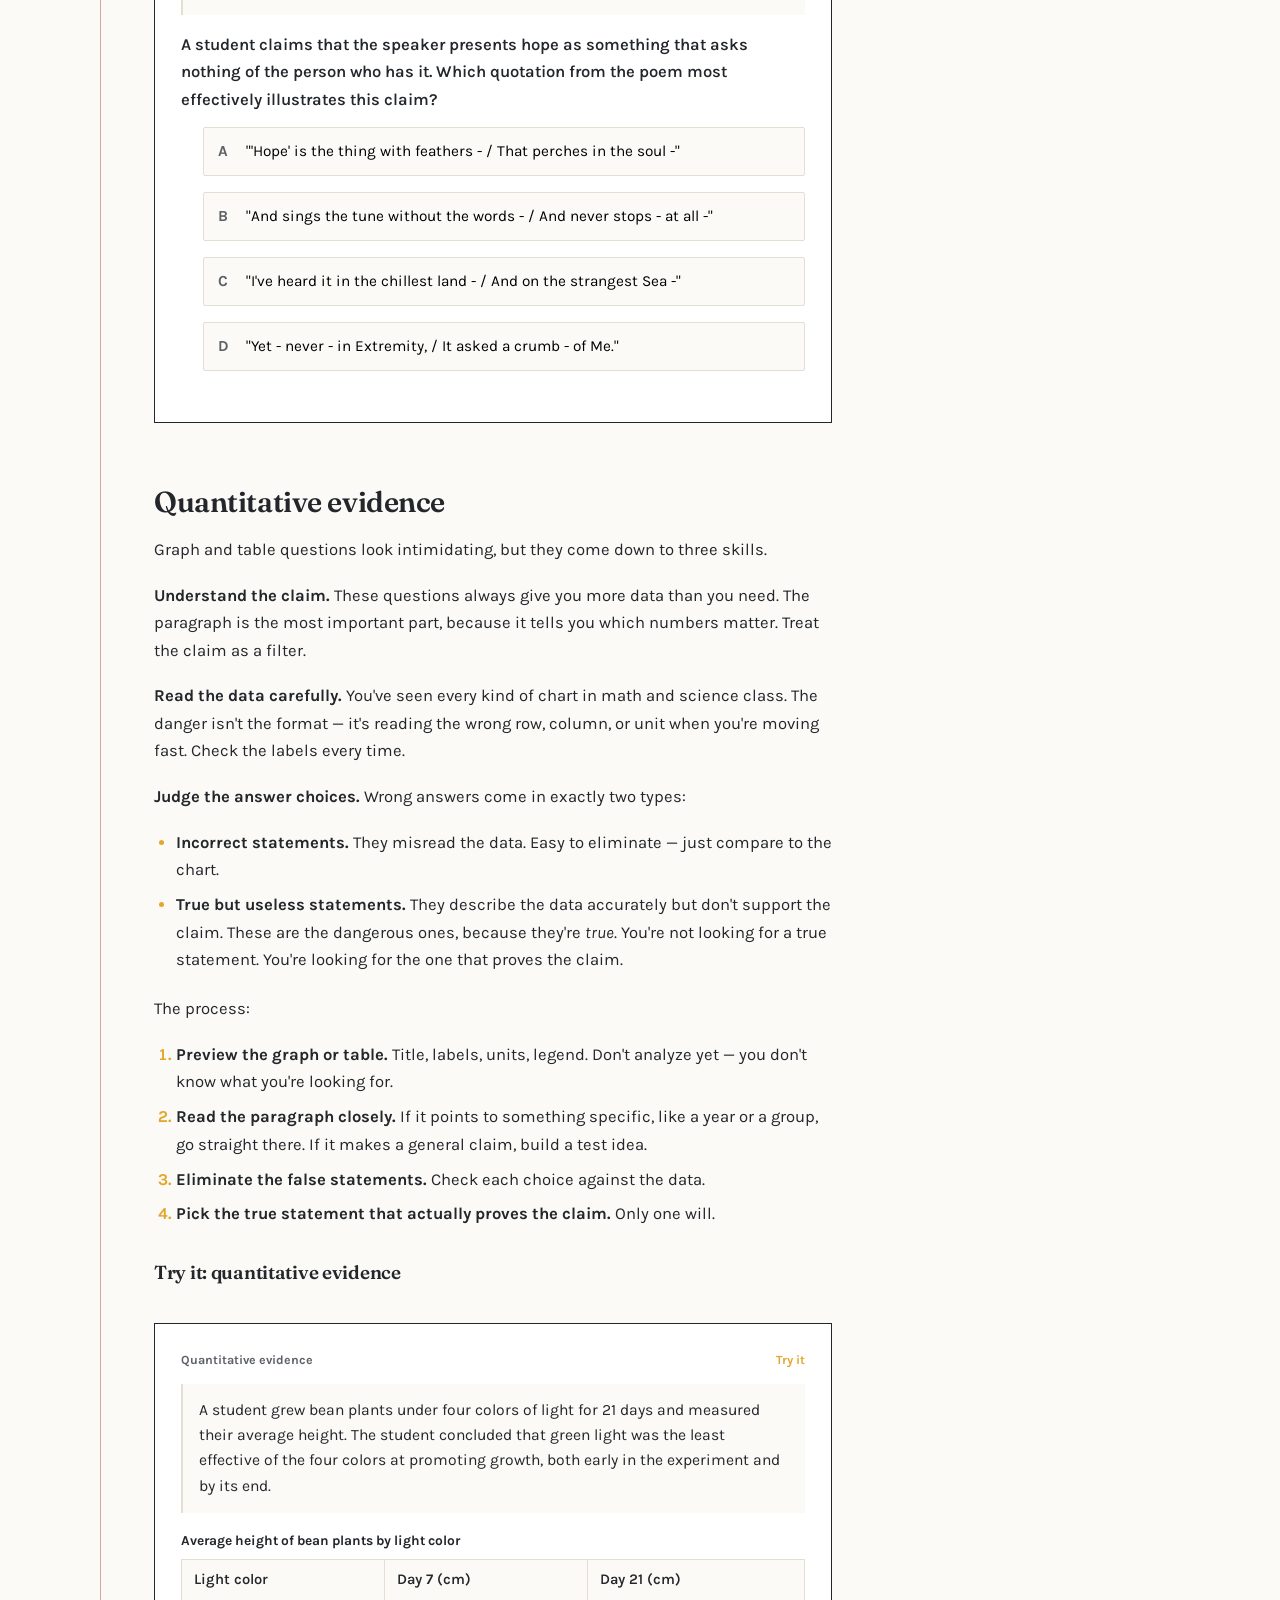
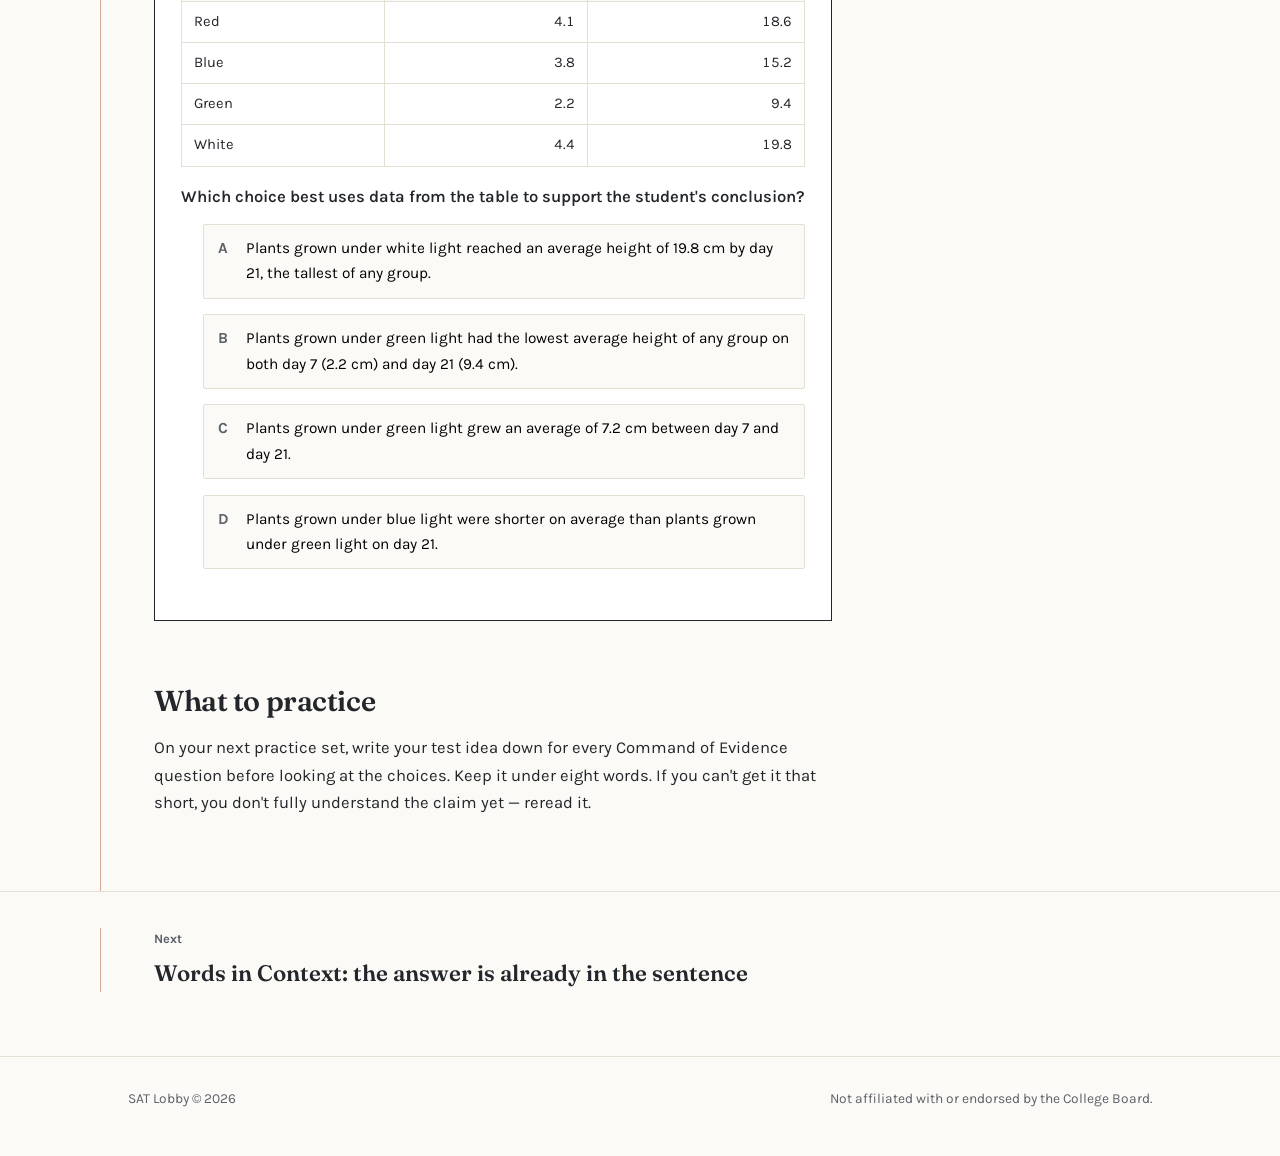
<file: command-of-evidence.html>
<!DOCTYPE html>
<html lang="en">
<head>
<meta charset="utf-8">
<meta name="viewport" content="width=device-width, initial-scale=1">
<title>Command of Evidence: turn every claim into one short sentence — SAT Lobby</title>
<meta name="description" content="How to solve SAT Command of Evidence questions — textual and quantitative — with interactive practice.">
<link rel="preconnect" href="https://fonts.googleapis.com">
<link rel="preconnect" href="https://fonts.gstatic.com" crossorigin>
<link href="https://fonts.googleapis.com/css2?family=Fraunces:opsz,wght@9..144,400;9..144,600;9..144,700&family=Karla:wght@400;500;600;700&display=swap" rel="stylesheet">
<link rel="stylesheet" href="/styles.css">
</head>
<body>

<header class="masthead">
  <div class="masthead-inner">
    <a class="wordmark" href="/">SAT Lobby<span>.</span></a>
    <span class="tagline">SAT strategy, worked out in the open</span>
    <nav class="nav" aria-label="Main">
      <a href="/#start">Start Here</a>
      <a href="/#latest">Latest</a>
      <a href="/#about">About</a>
      <a href="/#subscribe">Subscribe</a>
    </nav>
  </div>
</header>

<main>
  <header class="post-head">
    <div class="wrap ruled">
      <div class="post-head-inner">
        <p class="post-kicker">Reading &amp; Writing · Information &amp; Ideas</p>
        <h1>Command of Evidence: turn every claim into one short sentence</h1>
        <p class="dek">If you can't state the claim in eight words, you're not ready to look at the answer choices.</p>
        <p class="post-readtime">8 min read</p>
      </div>
    </div>
  </header>

  <article class="wrap ruled">
    <div class="prose">

      <p>Most Reading questions ask what a passage means. Command of Evidence questions ask something different: <em>what would prove this?</em></p>
      <p>You'll be given a claim — a hypothesis, an interpretation of a poem, a conclusion drawn from a chart — and four pieces of evidence. Your job is to pick the one that supports the claim most directly. No outside knowledge needed. Everything is on the screen.</p>
      <p>These come in two formats: <strong>textual</strong>, where the evidence is a finding or a quotation, and <strong>quantitative</strong>, where the evidence is data from a graph or table. They look different. The skill underneath is identical.</p>

      <h2>The one move that matters</h2>
      <p>Before you look at a single answer choice, compress the claim into the shortest sentence you can. I call this the <strong>test idea</strong>.</p>
      <p>A hypothesis like "the red spot on a herring gull's beak helps chicks aim their pecks for food" becomes:</p>
      <p class="callout">Red spot = where chicks peck.</p>
      <p>Now you have something to hold each answer choice up against. Does this choice show chicks pecking at the red spot? Yes or no. Anything about something else goes.</p>
      <p>Without a test idea, every choice sounds a little relevant, because every one of them mentions something from the passage. With one, three of them fall away almost instantly.</p>

      <h2>Textual evidence</h2>
      <p>Textual questions come in two flavors.</p>
      <p><strong>Scientific evidence.</strong> You get a hypothesis from a study or experiment. Ask yourself: if this were true, what result would I expect to see? Then pick the choice that shows that result. It's what you'd do in a science class when deciding whether an experiment supports a hypothesis.</p>
      <p><strong>Literary evidence.</strong> You get a claim about a poem, story, or novel, and the choices are quotations from it. You don't need to have read the work. Just ask which quotation proves this specific claim — the same thing you do when picking quotes to back up an English essay.</p>
      <p>The method for both:</p>
      <ol>
        <li><strong>Identify the claim.</strong> What exactly is being argued?</li>
        <li><strong>Compress it into a test idea.</strong> As short as possible.</li>
        <li><strong>Check each choice against the test idea.</strong> Off-topic? Out. Doesn't directly prove it? Out.</li>
      </ol>

      <h3>Try it: scientific evidence</h3>

      <div class="q" data-answer="A">
        <div class="q-kicker"><span>Scientific evidence</span><em>Try it</em></div>
        <div class="q-passage">Ethologists have proposed that the red spot on the lower beak of adult herring gulls helps newly hatched chicks aim their begging pecks, which prompt the parent to regurgitate food. To test this idea, researchers presented chicks with cardboard models of adult gull heads — some with a red spot on the beak and some without — and recorded how often the chicks pecked at each.</div>
        <p class="q-ask">Which finding, if true, would most directly support the researchers' hypothesis?</p>
        <ul class="q-opts">
          <li><button class="q-opt" data-key="A"><span class="q-letter">A</span><span>Chicks pecked far more often at models with a red spot than at models without one.</span></button></li>
          <li><button class="q-opt" data-key="B"><span class="q-letter">B</span><span>Chicks pecked more often at models shown in the morning than at models shown in the afternoon.</span></button></li>
          <li><button class="q-opt" data-key="C"><span class="q-letter">C</span><span>Adult gulls with larger red spots raised more chicks per season than adults with smaller spots.</span></button></li>
          <li><button class="q-opt" data-key="D"><span class="q-letter">D</span><span>Chicks pecked at both types of models at roughly the same rate.</span></button></li>
        </ul>
        <div class="q-reveal" role="status">
          <p class="q-verdict"></p>
          <p><strong>Test idea:</strong> red spot = where chicks peck. A shows exactly that.</p>
          <p>C is the trap. It's about the red spot and sounds scientific, but it measures the parents' breeding success, not where chicks aim. D would actually weaken the hypothesis. B is about time of day, which the hypothesis never mentions.</p>
        </div>
      </div>

      <h3>Try it: literary evidence</h3>
      <p>Build your test idea from the claim before you read the quotations.</p>

      <div class="q" data-answer="D">
        <div class="q-kicker"><span>Literary evidence</span><em>Try it</em></div>
        <p class="q-ask" style="font-weight:500">From Emily Dickinson's poem, first published in 1891:</p>
        <div class="q-passage poem">"Hope" is the thing with feathers -
That perches in the soul -
And sings the tune without the words -
And never stops - at all -

And sweetest - in the Gale - is heard -
And sore must be the storm -
That could abash the little Bird
That kept so many warm -

I've heard it in the chillest land -
And on the strangest Sea -
Yet - never - in Extremity,
It asked a crumb - of Me.</div>
        <p class="q-ask">A student claims that the speaker presents hope as something that asks nothing of the person who has it. Which quotation from the poem most effectively illustrates this claim?</p>
        <ul class="q-opts">
          <li><button class="q-opt" data-key="A"><span class="q-letter">A</span><span>"'Hope' is the thing with feathers - / That perches in the soul -"</span></button></li>
          <li><button class="q-opt" data-key="B"><span class="q-letter">B</span><span>"And sings the tune without the words - / And never stops - at all -"</span></button></li>
          <li><button class="q-opt" data-key="C"><span class="q-letter">C</span><span>"I've heard it in the chillest land - / And on the strangest Sea -"</span></button></li>
          <li><button class="q-opt" data-key="D"><span class="q-letter">D</span><span>"Yet - never - in Extremity, / It asked a crumb - of Me."</span></button></li>
        </ul>
        <div class="q-reveal" role="status">
          <p class="q-verdict"></p>
          <p><strong>Test idea:</strong> hope asks for nothing. D says it outright — even in the worst circumstances, hope never asked for a single crumb.</p>
          <p>B is the trap. It's a lovely line about hope never stopping, and that feels generous — but it proves <em>persistence</em>, not that hope asks for nothing. A describes what hope is. C shows it turns up everywhere.</p>
        </div>
      </div>

      <h2>Quantitative evidence</h2>
      <p>Graph and table questions look intimidating, but they come down to three skills.</p>
      <p><strong>Understand the claim.</strong> These questions always give you more data than you need. The paragraph is the most important part, because it tells you which numbers matter. Treat the claim as a filter.</p>
      <p><strong>Read the data carefully.</strong> You've seen every kind of chart in math and science class. The danger isn't the format — it's reading the wrong row, column, or unit when you're moving fast. Check the labels every time.</p>
      <p><strong>Judge the answer choices.</strong> Wrong answers come in exactly two types:</p>
      <ul>
        <li><strong>Incorrect statements.</strong> They misread the data. Easy to eliminate — just compare to the chart.</li>
        <li><strong>True but useless statements.</strong> They describe the data accurately but don't support the claim. These are the dangerous ones, because they're <em>true</em>. You're not looking for a true statement. You're looking for the one that proves the claim.</li>
      </ul>
      <p>The process:</p>
      <ol>
        <li><strong>Preview the graph or table.</strong> Title, labels, units, legend. Don't analyze yet — you don't know what you're looking for.</li>
        <li><strong>Read the paragraph closely.</strong> If it points to something specific, like a year or a group, go straight there. If it makes a general claim, build a test idea.</li>
        <li><strong>Eliminate the false statements.</strong> Check each choice against the data.</li>
        <li><strong>Pick the true statement that actually proves the claim.</strong> Only one will.</li>
      </ol>

      <h3>Try it: quantitative evidence</h3>

      <div class="q" data-answer="B">
        <div class="q-kicker"><span>Quantitative evidence</span><em>Try it</em></div>
        <div class="q-passage">A student grew bean plants under four colors of light for 21 days and measured their average height. The student concluded that green light was the least effective of the four colors at promoting growth, both early in the experiment and by its end.</div>
        <div class="q-table-wrap">
          <table class="q-table">
            <caption>Average height of bean plants by light color</caption>
            <thead><tr><th>Light color</th><th>Day 7 (cm)</th><th>Day 21 (cm)</th></tr></thead>
            <tbody>
              <tr><td>Red</td><td class="num">4.1</td><td class="num">18.6</td></tr>
              <tr><td>Blue</td><td class="num">3.8</td><td class="num">15.2</td></tr>
              <tr><td>Green</td><td class="num">2.2</td><td class="num">9.4</td></tr>
              <tr><td>White</td><td class="num">4.4</td><td class="num">19.8</td></tr>
            </tbody>
          </table>
        </div>
        <p class="q-ask">Which choice best uses data from the table to support the student's conclusion?</p>
        <ul class="q-opts">
          <li><button class="q-opt" data-key="A"><span class="q-letter">A</span><span>Plants grown under white light reached an average height of 19.8 cm by day 21, the tallest of any group.</span></button></li>
          <li><button class="q-opt" data-key="B"><span class="q-letter">B</span><span>Plants grown under green light had the lowest average height of any group on both day 7 (2.2 cm) and day 21 (9.4 cm).</span></button></li>
          <li><button class="q-opt" data-key="C"><span class="q-letter">C</span><span>Plants grown under green light grew an average of 7.2 cm between day 7 and day 21.</span></button></li>
          <li><button class="q-opt" data-key="D"><span class="q-letter">D</span><span>Plants grown under blue light were shorter on average than plants grown under green light on day 21.</span></button></li>
        </ul>
        <div class="q-reveal" role="status">
          <p class="q-verdict"></p>
          <p><strong>Test idea:</strong> green lowest, on both days. The claim has two parts — early <em>and</em> at the end — so the evidence has to cover both. Only B does.</p>
          <p>D is an <strong>incorrect statement</strong>: blue (15.2 cm) beat green (9.4 cm). A and C are both <strong>true but useless</strong>, which is what makes them traps. A is about white light, not green. C describes green's growth but never compares it to anything, so it can't show green was the least effective.</p>
        </div>
      </div>

      <h2>What to practice</h2>
      <p>On your next practice set, write your test idea down for every Command of Evidence question before looking at the choices. Keep it under eight words. If you can't get it that short, you don't fully understand the claim yet — reread it.</p>
    </div>
  </article>

  <nav class="post-next" aria-label="Next post">
    <div class="wrap ruled">
      <div class="post-next-inner">
        <p class="post-next-label">Next</p>
        <a href="/words-in-context.html">Words in Context: the answer is already in the sentence</a>
      </div>
    </div>
  </nav>
</main>

<footer>
  <div class="wrap">
    <span>SAT Lobby © 2026</span>
    <span>Not affiliated with or endorsed by the College Board.</span>
  </div>
</footer>

<script src="/quiz.js" defer></script>
</body>
</html>
</file>
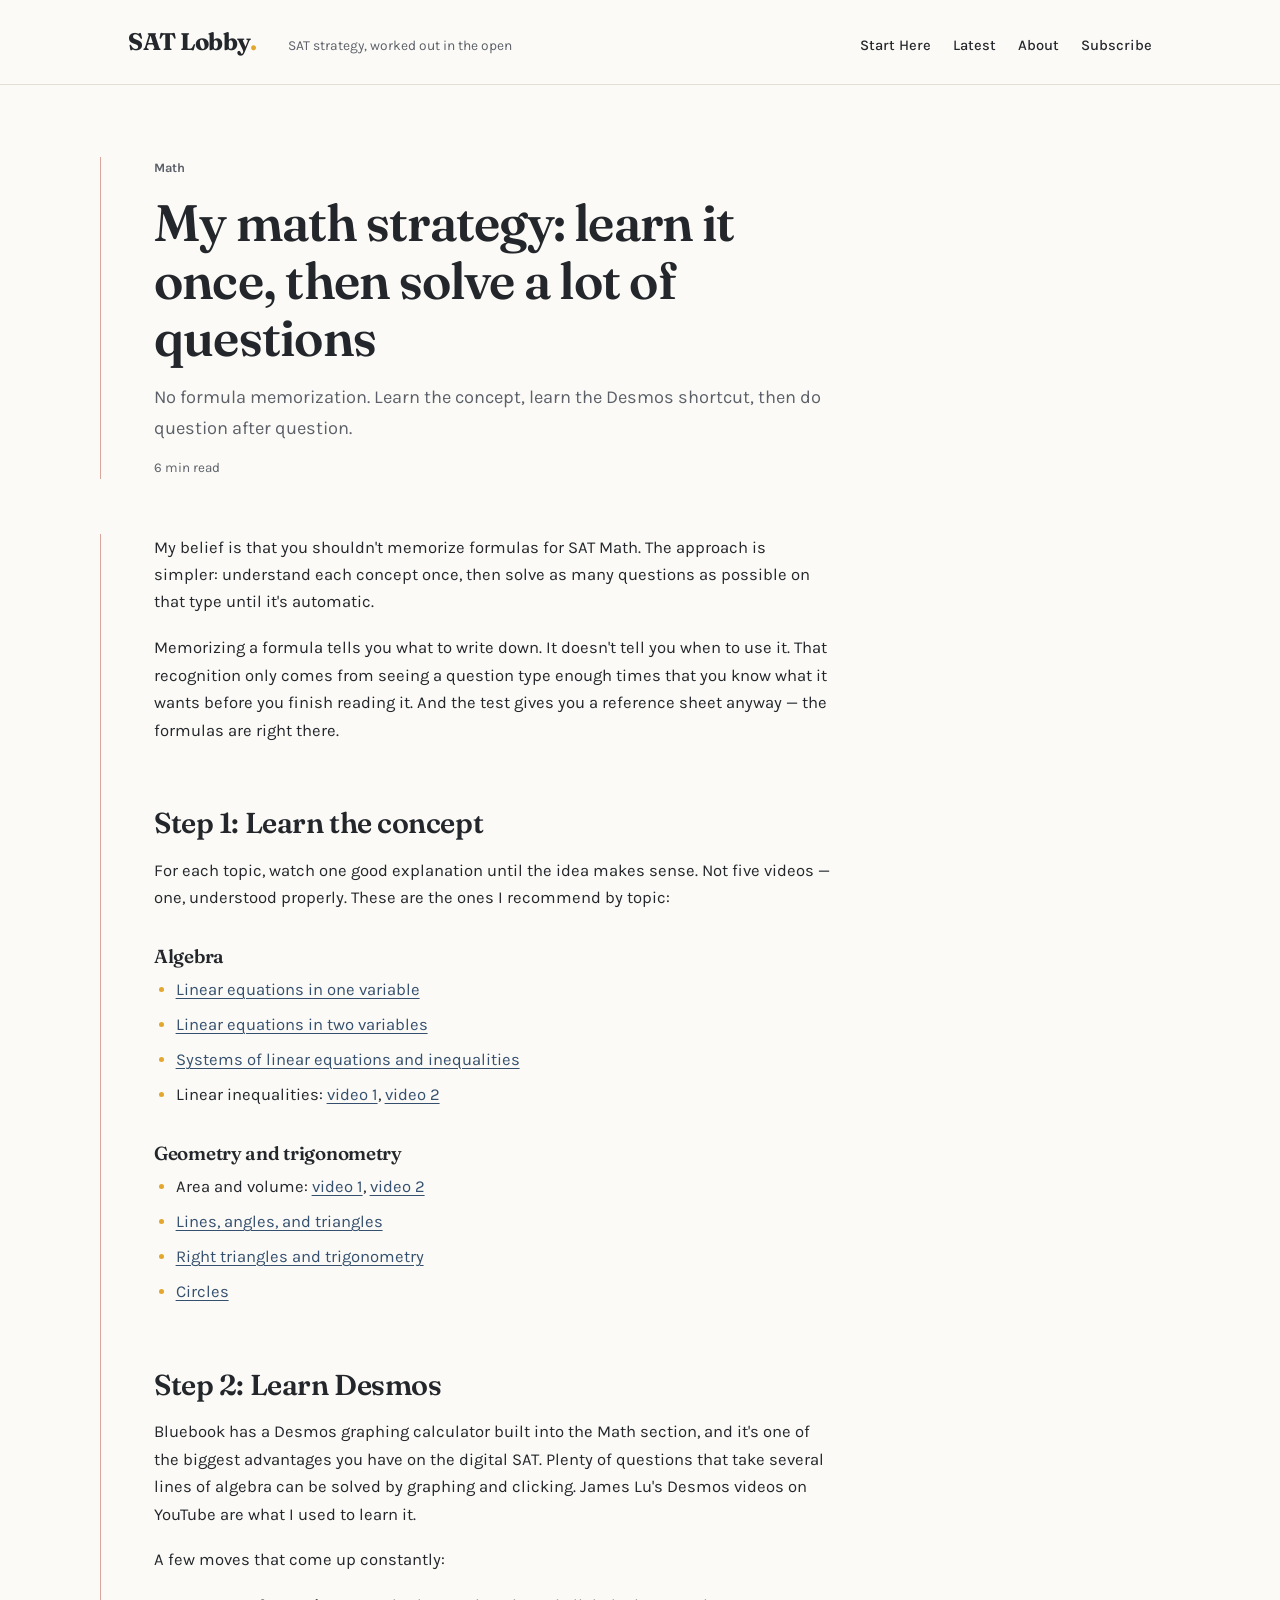
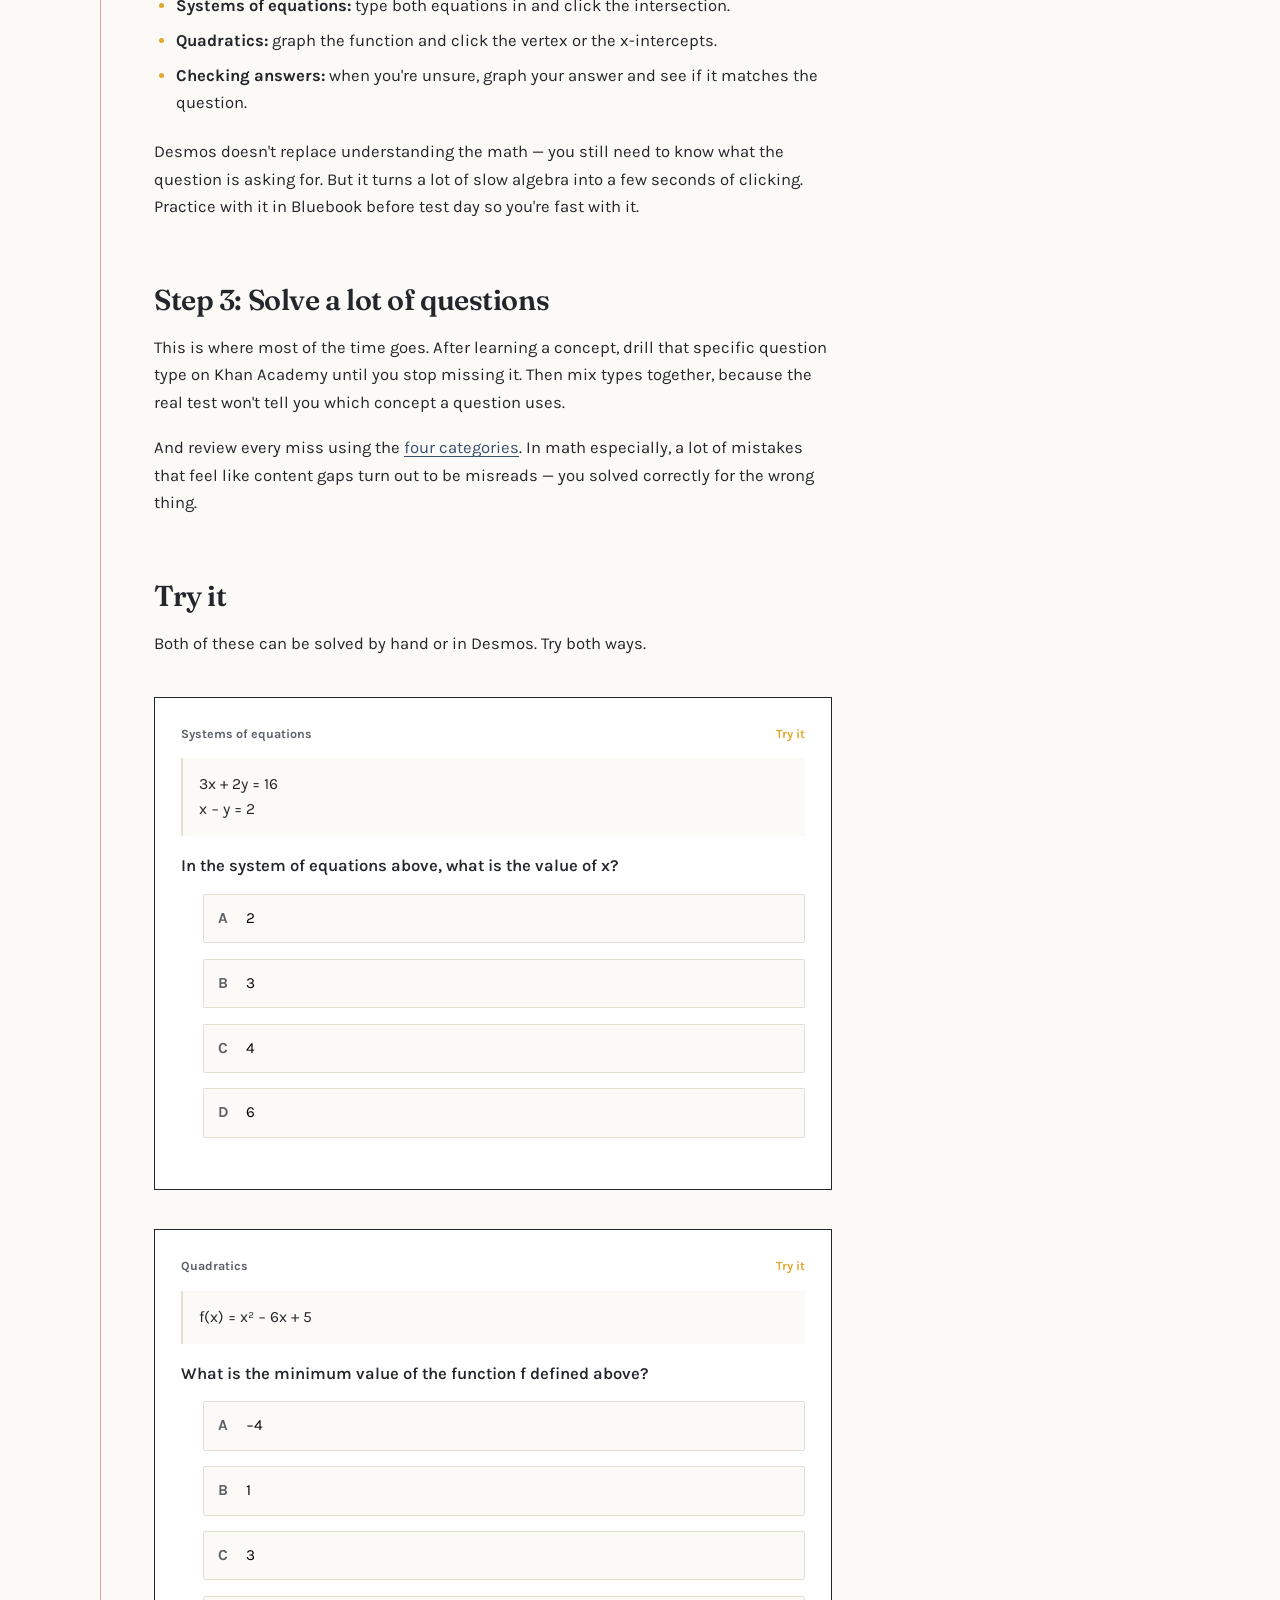
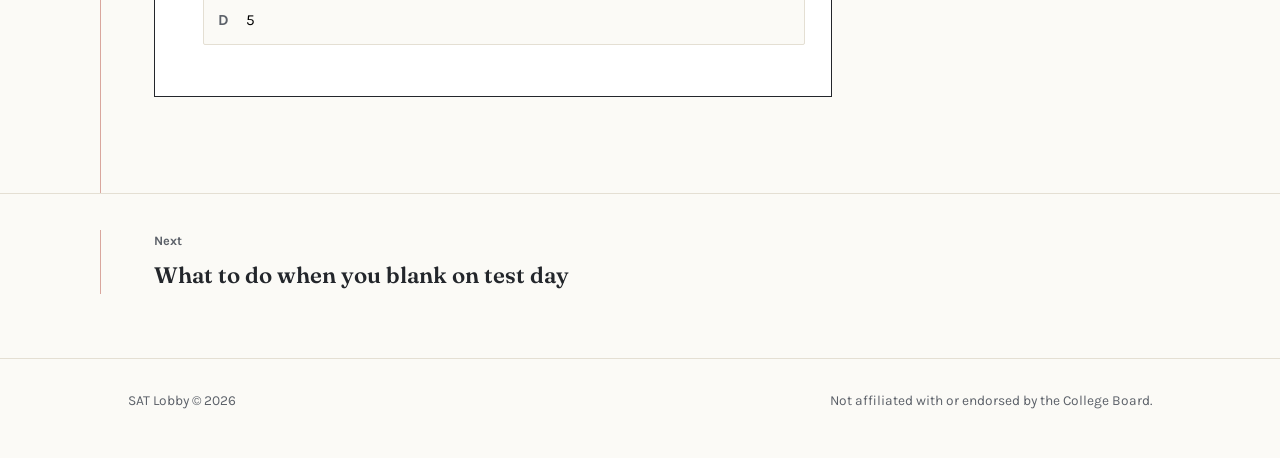
<file: math-strategy.html>
<!DOCTYPE html>
<html lang="en">
<head>
<meta charset="utf-8">
<meta name="viewport" content="width=device-width, initial-scale=1">
<title>My math strategy: learn it once, then solve a lot of questions — SAT Lobby</title>
<meta name="description" content="An SAT Math strategy built on understanding concepts, using the built-in Desmos calculator, and high-volume practice.">
<link rel="preconnect" href="https://fonts.googleapis.com">
<link rel="preconnect" href="https://fonts.gstatic.com" crossorigin>
<link href="https://fonts.googleapis.com/css2?family=Fraunces:opsz,wght@9..144,400;9..144,600;9..144,700&family=Karla:wght@400;500;600;700&display=swap" rel="stylesheet">
<link rel="stylesheet" href="/styles.css">
</head>
<body>

<header class="masthead">
  <div class="masthead-inner">
    <a class="wordmark" href="/">SAT Lobby<span>.</span></a>
    <span class="tagline">SAT strategy, worked out in the open</span>
    <nav class="nav" aria-label="Main">
      <a href="/#start">Start Here</a>
      <a href="/#latest">Latest</a>
      <a href="/#about">About</a>
      <a href="/#subscribe">Subscribe</a>
    </nav>
  </div>
</header>

<main>
  <header class="post-head">
    <div class="wrap ruled">
      <div class="post-head-inner">
        <p class="post-kicker">Math</p>
        <h1>My math strategy: learn it once, then solve a lot of questions</h1>
        <p class="dek">No formula memorization. Learn the concept, learn the Desmos shortcut, then do question after question.</p>
        <p class="post-readtime">6 min read</p>
      </div>
    </div>
  </header>

  <article class="wrap ruled">
    <div class="prose">

      <p>My belief is that you shouldn't memorize formulas for SAT Math. The approach is simpler: understand each concept once, then solve as many questions as possible on that type until it's automatic.</p>
      <p>Memorizing a formula tells you what to write down. It doesn't tell you when to use it. That recognition only comes from seeing a question type enough times that you know what it wants before you finish reading it. And the test gives you a reference sheet anyway — the formulas are right there.</p>

      <h2>Step 1: Learn the concept</h2>
      <p>For each topic, watch one good explanation until the idea makes sense. Not five videos — one, understood properly. These are the ones I recommend by topic:</p>
      <h3>Algebra</h3>
      <ul>
        <li><a href="https://www.youtube.com/watch?v=4dB4I1djFKQ">Linear equations in one variable</a></li>
        <li><a href="https://www.youtube.com/watch?v=2SPCEdTzsaA">Linear equations in two variables</a></li>
        <li><a href="https://www.youtube.com/watch?v=mir0PdGpNeE">Systems of linear equations and inequalities</a></li>
        <li>Linear inequalities: <a href="https://www.youtube.com/watch?v=KKgIr0Kf2OM">video 1</a>, <a href="https://www.youtube.com/watch?v=uHuhHKY_wO8">video 2</a></li>
      </ul>
      <h3>Geometry and trigonometry</h3>
      <ul>
        <li>Area and volume: <a href="https://www.youtube.com/watch?v=Ys6OHjE9RMk">video 1</a>, <a href="https://www.youtube.com/watch?v=iKc31gO-it4">video 2</a></li>
        <li><a href="https://www.youtube.com/watch?v=9c1uJ_7e02w">Lines, angles, and triangles</a></li>
        <li><a href="https://www.youtube.com/watch?v=FSzfv6aM6i8">Right triangles and trigonometry</a></li>
        <li><a href="https://www.youtube.com/watch?v=B9Kzv7hwuII">Circles</a></li>
      </ul>

      <h2>Step 2: Learn Desmos</h2>
      <p>Bluebook has a Desmos graphing calculator built into the Math section, and it's one of the biggest advantages you have on the digital SAT. Plenty of questions that take several lines of algebra can be solved by graphing and clicking. James Lu's Desmos videos on YouTube are what I used to learn it.</p>
      <p>A few moves that come up constantly:</p>
      <ul>
        <li><strong>Systems of equations:</strong> type both equations in and click the intersection.</li>
        <li><strong>Quadratics:</strong> graph the function and click the vertex or the x-intercepts.</li>
        <li><strong>Checking answers:</strong> when you're unsure, graph your answer and see if it matches the question.</li>
      </ul>
      <p>Desmos doesn't replace understanding the math — you still need to know what the question is asking for. But it turns a lot of slow algebra into a few seconds of clicking. Practice with it in Bluebook before test day so you're fast with it.</p>

      <h2>Step 3: Solve a lot of questions</h2>
      <p>This is where most of the time goes. After learning a concept, drill that specific question type on Khan Academy until you stop missing it. Then mix types together, because the real test won't tell you which concept a question uses.</p>
      <p>And review every miss using the <a href="/bluebook-review.html">four categories</a>. In math especially, a lot of mistakes that feel like content gaps turn out to be misreads — you solved correctly for the wrong thing.</p>

      <h2>Try it</h2>
      <p>Both of these can be solved by hand or in Desmos. Try both ways.</p>

      <div class="q" data-answer="C">
        <div class="q-kicker"><span>Systems of equations</span><em>Try it</em></div>
        <div class="q-passage">3x + 2y = 16<br>x − y = 2</div>
        <p class="q-ask">In the system of equations above, what is the value of x?</p>
        <ul class="q-opts">
          <li><button class="q-opt" data-key="A"><span class="q-letter">A</span><span>2</span></button></li>
          <li><button class="q-opt" data-key="B"><span class="q-letter">B</span><span>3</span></button></li>
          <li><button class="q-opt" data-key="C"><span class="q-letter">C</span><span>4</span></button></li>
          <li><button class="q-opt" data-key="D"><span class="q-letter">D</span><span>6</span></button></li>
        </ul>
        <div class="q-reveal" role="status">
          <p class="q-verdict"></p>
          <p><strong>By hand:</strong> from the second equation, x = y + 2. Substitute into the first: 3(y + 2) + 2y = 16, so 5y = 10 and y = 2. That makes x = 4.</p>
          <p><strong>With Desmos:</strong> type both equations in and click where the lines cross. The point is (4, 2), so x = 4.</p>
          <p>A is the trap: 2 is the value of <em>y</em>. Whether you solve by hand or in Desmos, always check which variable the question asks for.</p>
        </div>
      </div>


      <div class="q" data-answer="A">
        <div class="q-kicker"><span>Quadratics</span><em>Try it</em></div>
        <div class="q-passage">f(x) = x² − 6x + 5</div>
        <p class="q-ask">What is the minimum value of the function f defined above?</p>
        <ul class="q-opts">
          <li><button class="q-opt" data-key="A"><span class="q-letter">A</span><span>−4</span></button></li>
          <li><button class="q-opt" data-key="B"><span class="q-letter">B</span><span>1</span></button></li>
          <li><button class="q-opt" data-key="C"><span class="q-letter">C</span><span>3</span></button></li>
          <li><button class="q-opt" data-key="D"><span class="q-letter">D</span><span>5</span></button></li>
        </ul>
        <div class="q-reveal" role="status">
          <p class="q-verdict"></p>
          <p><strong>With Desmos:</strong> graph it and click the lowest point of the parabola. It's (3, −4). The minimum <em>value</em> is the y-coordinate: −4.</p>
          <p>C is the trap — 3 is where the minimum happens, not what it is. B and D come from the x-intercepts (1 and 5), which are where f(x) = 0.</p>
        </div>
      </div>

    </div>
  </article>

  <nav class="post-next" aria-label="Next post">
    <div class="wrap ruled">
      <div class="post-next-inner">
        <p class="post-next-label">Next</p>
        <a href="/test-day.html">What to do when you blank on test day</a>
      </div>
    </div>
  </nav>
</main>

<footer>
  <div class="wrap">
    <span>SAT Lobby © 2026</span>
    <span>Not affiliated with or endorsed by the College Board.</span>
  </div>
</footer>

<script src="/quiz.js" defer></script>
</body>
</html>
</file>
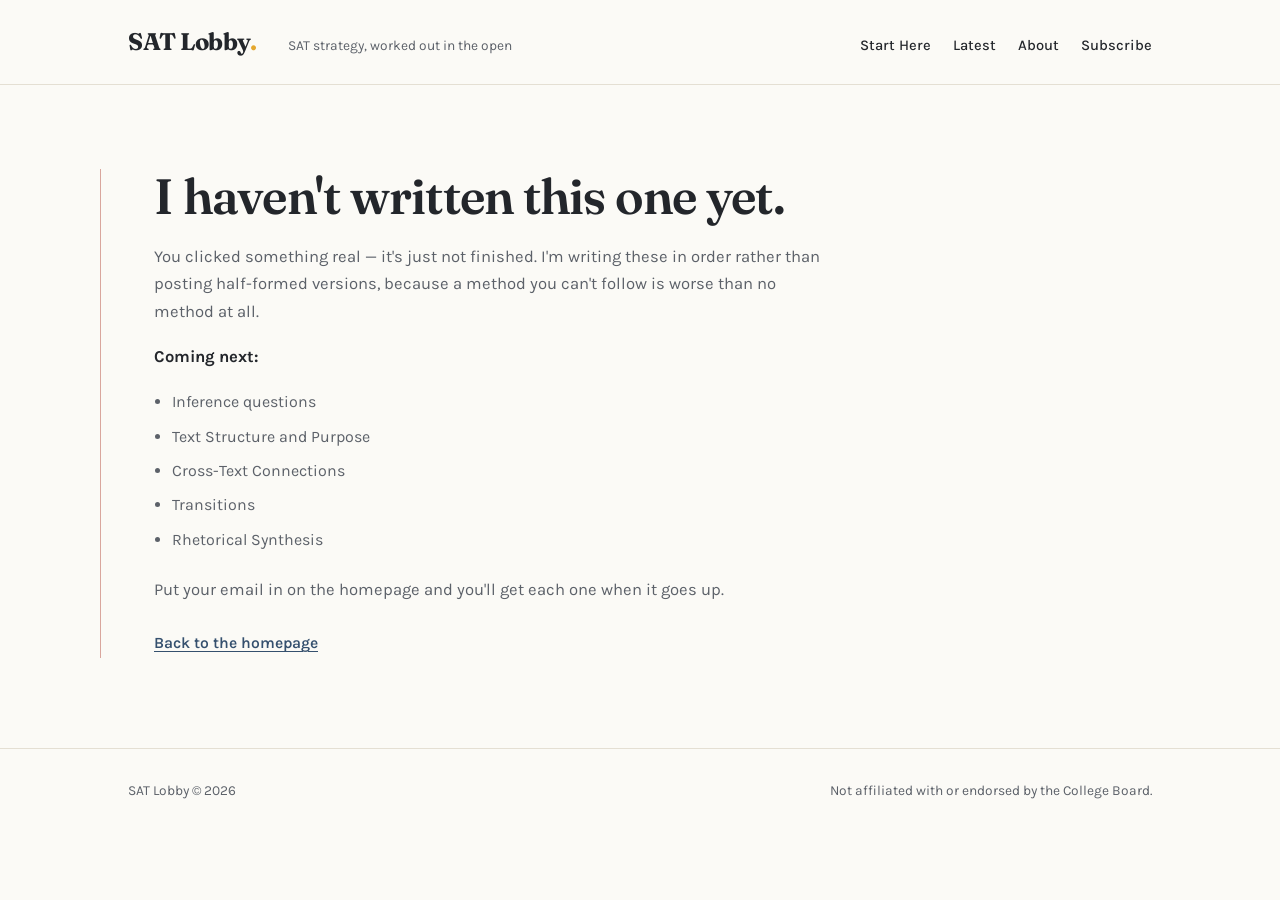
<file: soon.html>
<!DOCTYPE html>
<html lang="en">
<head>
<meta charset="utf-8">
<meta name="viewport" content="width=device-width, initial-scale=1">
<title>Not written yet — SAT Lobby</title>
<meta name="description" content="This post is still being written. Here's what's coming to SAT Lobby.">
<link rel="preconnect" href="https://fonts.googleapis.com">
<link rel="preconnect" href="https://fonts.gstatic.com" crossorigin>
<link href="https://fonts.googleapis.com/css2?family=Fraunces:opsz,wght@9..144,400;9..144,600;9..144,700&family=Karla:wght@400;500;600;700&display=swap" rel="stylesheet">
<link rel="stylesheet" href="/styles.css">
</head>
<body>

<header class="masthead">
  <div class="masthead-inner">
    <a class="wordmark" href="/">SAT Lobby<span>.</span></a>
    <span class="tagline">SAT strategy, worked out in the open</span>
    <nav class="nav" aria-label="Main">
      <a href="/#start">Start Here</a>
      <a href="/#latest">Latest</a>
      <a href="/#about">About</a>
      <a href="/#subscribe">Subscribe</a>
    </nav>
  </div>
</header>

<main class="page">
  <div class="wrap ruled">
    <div class="page-inner">
      <h1>I haven't written this one yet.</h1>
      <p>You clicked something real — it's just not finished. I'm writing these in order rather than posting half-formed versions, because a method you can't follow is worse than no method at all.</p>
      <p><strong>Coming next:</strong></p>
      <ul>
        <li>Inference questions</li>
        <li>Text Structure and Purpose</li>
        <li>Cross-Text Connections</li>
        <li>Transitions</li>
        <li>Rhetorical Synthesis</li>
      </ul>
      <p>Put your email in on the homepage and you'll get each one when it goes up.</p>
      <a class="back" href="/">Back to the homepage</a>
    </div>
  </div>
</main>

<footer>
  <div class="wrap">
    <span>SAT Lobby © 2026</span>
    <span>Not affiliated with or endorsed by the College Board.</span>
  </div>
</footer>

</body>
</html>
</file>
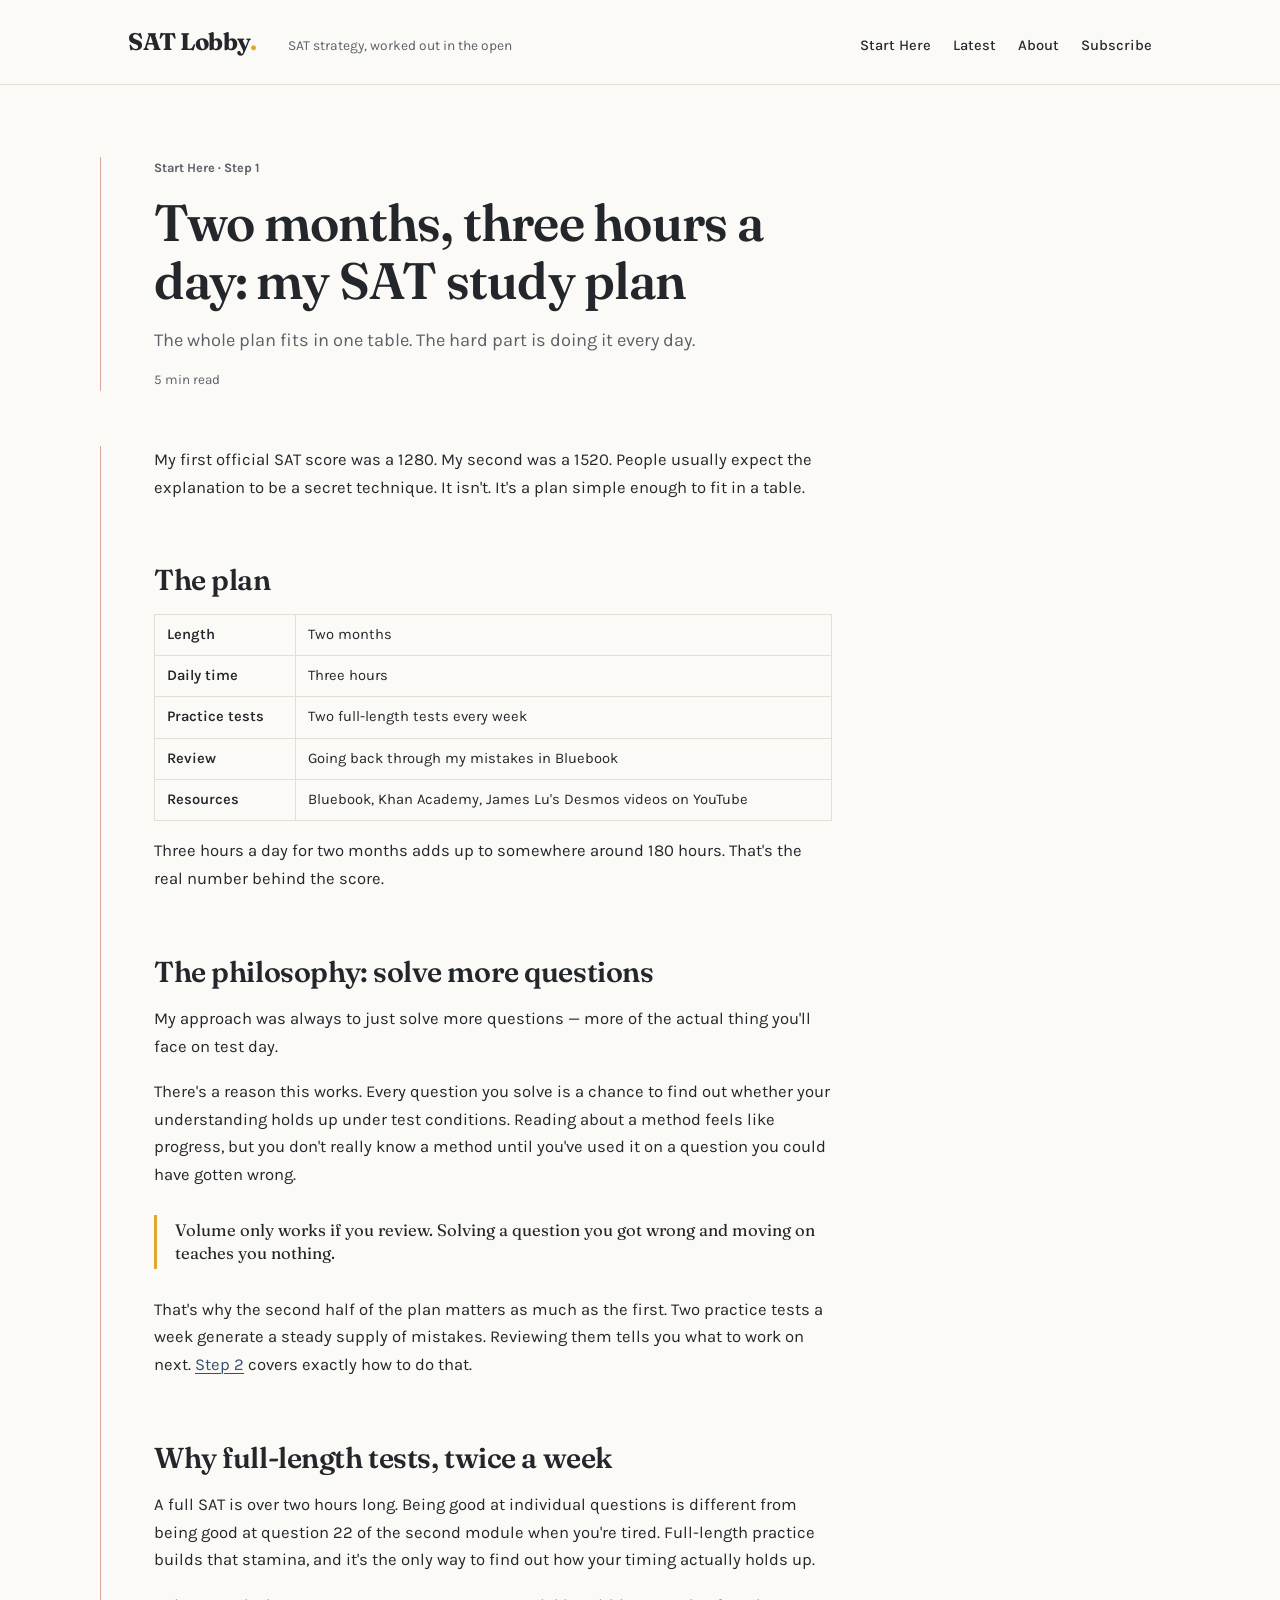
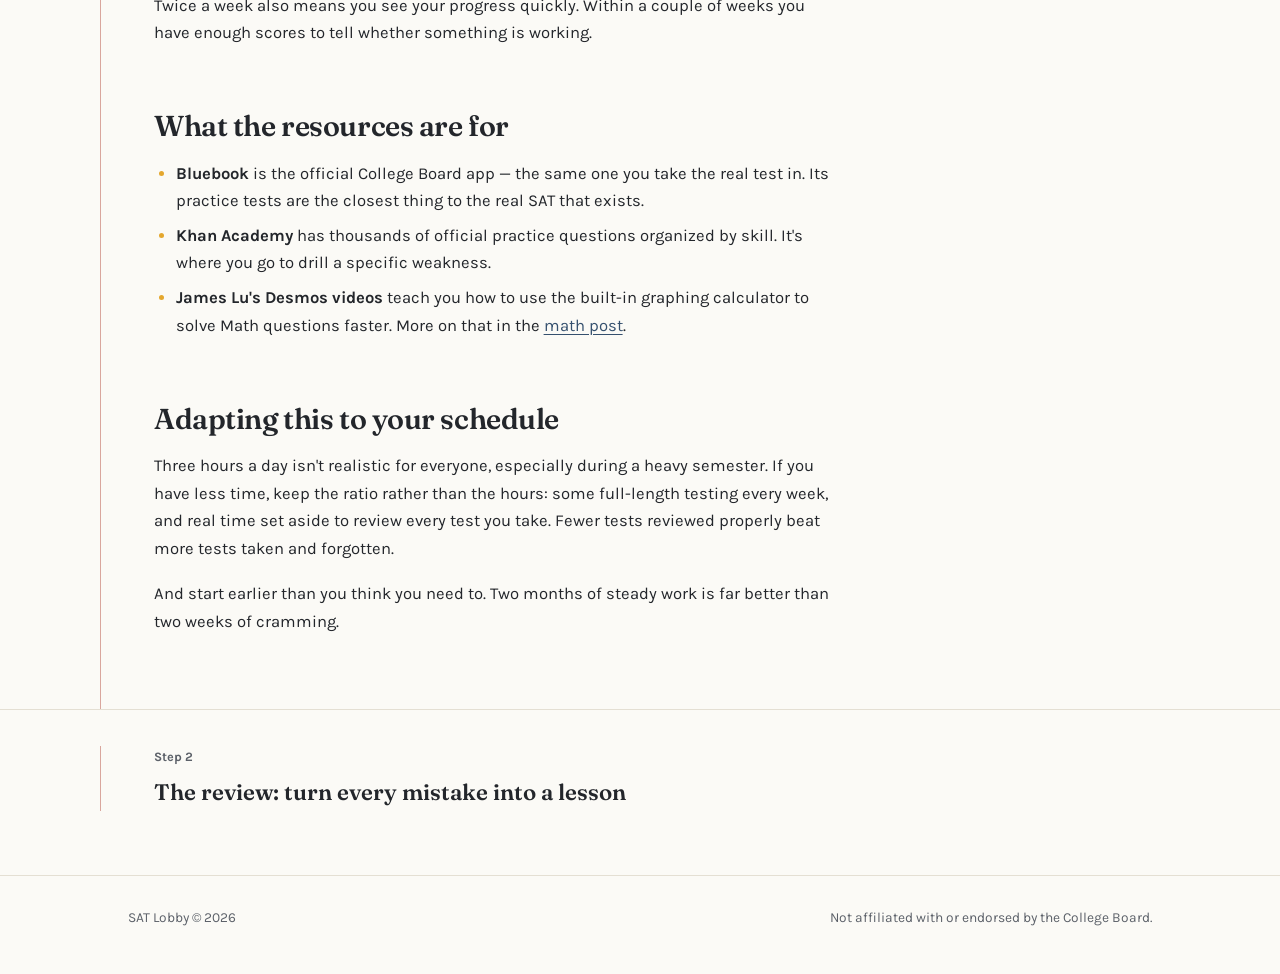
<file: study-plan.html>
<!DOCTYPE html>
<html lang="en">
<head>
<meta charset="utf-8">
<meta name="viewport" content="width=device-width, initial-scale=1">
<title>Two months, three hours a day: my SAT study plan — SAT Lobby</title>
<meta name="description" content="The exact SAT study plan behind a jump from 1280 to 1520: daily hours, weekly practice tests, and the resources used.">
<link rel="preconnect" href="https://fonts.googleapis.com">
<link rel="preconnect" href="https://fonts.gstatic.com" crossorigin>
<link href="https://fonts.googleapis.com/css2?family=Fraunces:opsz,wght@9..144,400;9..144,600;9..144,700&family=Karla:wght@400;500;600;700&display=swap" rel="stylesheet">
<link rel="stylesheet" href="/styles.css">
</head>
<body>

<header class="masthead">
  <div class="masthead-inner">
    <a class="wordmark" href="/">SAT Lobby<span>.</span></a>
    <span class="tagline">SAT strategy, worked out in the open</span>
    <nav class="nav" aria-label="Main">
      <a href="/#start">Start Here</a>
      <a href="/#latest">Latest</a>
      <a href="/#about">About</a>
      <a href="/#subscribe">Subscribe</a>
    </nav>
  </div>
</header>

<main>
  <header class="post-head">
    <div class="wrap ruled">
      <div class="post-head-inner">
        <p class="post-kicker">Start Here · Step 1</p>
        <h1>Two months, three hours a day: my SAT study plan</h1>
        <p class="dek">The whole plan fits in one table. The hard part is doing it every day.</p>
        <p class="post-readtime">5 min read</p>
      </div>
    </div>
  </header>

  <article class="wrap ruled">
    <div class="prose">

      <p>My first official SAT score was a 1280. My second was a 1520. People usually expect the explanation to be a secret technique. It isn't. It's a plan simple enough to fit in a table.</p>

      <h2>The plan</h2>
      <div class="q-table-wrap">
        <table class="q-table">
          <tbody>
            <tr><th>Length</th><td>Two months</td></tr>
            <tr><th>Daily time</th><td>Three hours</td></tr>
            <tr><th>Practice tests</th><td>Two full-length tests every week</td></tr>
            <tr><th>Review</th><td>Going back through my mistakes in Bluebook</td></tr>
            <tr><th>Resources</th><td>Bluebook, Khan Academy, James Lu's Desmos videos on YouTube</td></tr>
          </tbody>
        </table>
      </div>
      <p>Three hours a day for two months adds up to somewhere around 180 hours. That's the real number behind the score.</p>

      <h2>The philosophy: solve more questions</h2>
      <p>My approach was always to just solve more questions — more of the actual thing you'll face on test day.</p>
      <p>There's a reason this works. Every question you solve is a chance to find out whether your understanding holds up under test conditions. Reading about a method feels like progress, but you don't really know a method until you've used it on a question you could have gotten wrong.</p>
      <p class="callout">Volume only works if you review. Solving a question you got wrong and moving on teaches you nothing.</p>
      <p>That's why the second half of the plan matters as much as the first. Two practice tests a week generate a steady supply of mistakes. Reviewing them tells you what to work on next. <a href="/bluebook-review.html">Step 2</a> covers exactly how to do that.</p>

      <h2>Why full-length tests, twice a week</h2>
      <p>A full SAT is over two hours long. Being good at individual questions is different from being good at question 22 of the second module when you're tired. Full-length practice builds that stamina, and it's the only way to find out how your timing actually holds up.</p>
      <p>Twice a week also means you see your progress quickly. Within a couple of weeks you have enough scores to tell whether something is working.</p>

      <h2>What the resources are for</h2>
      <ul>
        <li><strong>Bluebook</strong> is the official College Board app — the same one you take the real test in. Its practice tests are the closest thing to the real SAT that exists.</li>
        <li><strong>Khan Academy</strong> has thousands of official practice questions organized by skill. It's where you go to drill a specific weakness.</li>
        <li><strong>James Lu's Desmos videos</strong> teach you how to use the built-in graphing calculator to solve Math questions faster. More on that in the <a href="/math-strategy.html">math post</a>.</li>
      </ul>

      <h2>Adapting this to your schedule</h2>
      <p>Three hours a day isn't realistic for everyone, especially during a heavy semester. If you have less time, keep the ratio rather than the hours: some full-length testing every week, and real time set aside to review every test you take. Fewer tests reviewed properly beat more tests taken and forgotten.</p>
      <p>And start earlier than you think you need to. Two months of steady work is far better than two weeks of cramming.</p>
    </div>
  </article>

  <nav class="post-next" aria-label="Next post">
    <div class="wrap ruled">
      <div class="post-next-inner">
        <p class="post-next-label">Step 2</p>
        <a href="/bluebook-review.html">The review: turn every mistake into a lesson</a>
      </div>
    </div>
  </nav>
</main>

<footer>
  <div class="wrap">
    <span>SAT Lobby © 2026</span>
    <span>Not affiliated with or endorsed by the College Board.</span>
  </div>
</footer>

<script src="/quiz.js" defer></script>
</body>
</html>
</file>
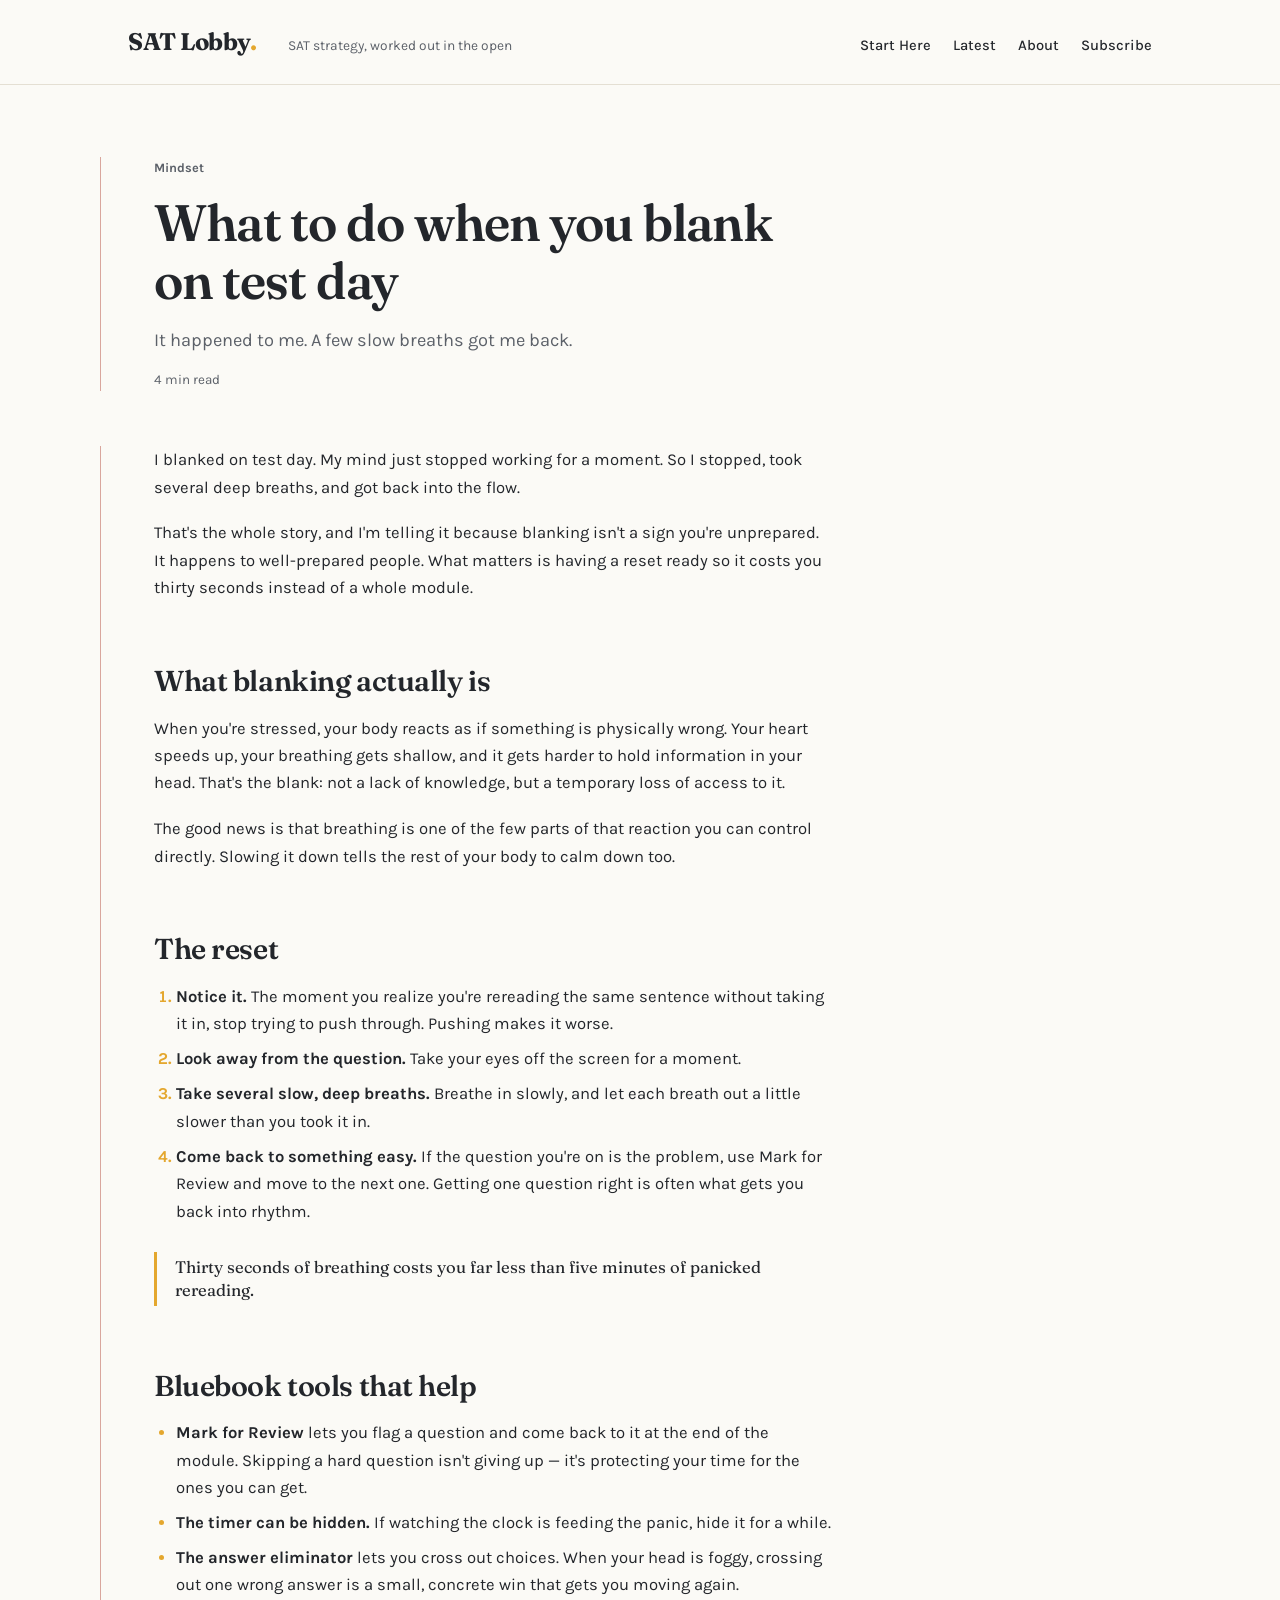
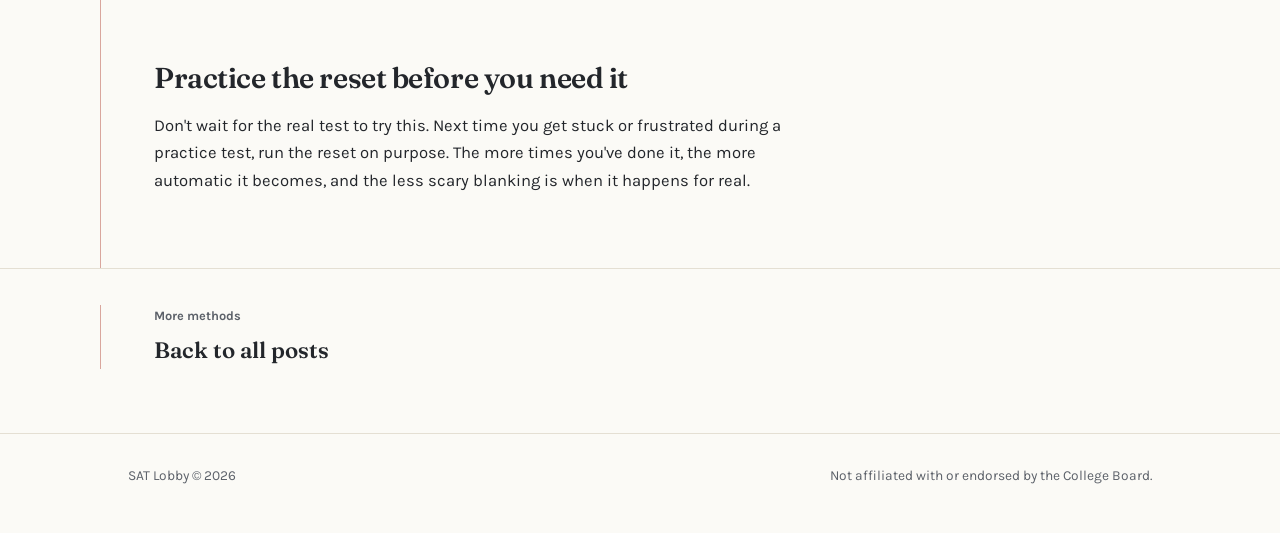
<file: test-day.html>
<!DOCTYPE html>
<html lang="en">
<head>
<meta charset="utf-8">
<meta name="viewport" content="width=device-width, initial-scale=1">
<title>What to do when you blank on test day — SAT Lobby</title>
<meta name="description" content="What to do when your mind goes blank during the SAT: a simple reset that works under pressure.">
<link rel="preconnect" href="https://fonts.googleapis.com">
<link rel="preconnect" href="https://fonts.gstatic.com" crossorigin>
<link href="https://fonts.googleapis.com/css2?family=Fraunces:opsz,wght@9..144,400;9..144,600;9..144,700&family=Karla:wght@400;500;600;700&display=swap" rel="stylesheet">
<link rel="stylesheet" href="/styles.css">
</head>
<body>

<header class="masthead">
  <div class="masthead-inner">
    <a class="wordmark" href="/">SAT Lobby<span>.</span></a>
    <span class="tagline">SAT strategy, worked out in the open</span>
    <nav class="nav" aria-label="Main">
      <a href="/#start">Start Here</a>
      <a href="/#latest">Latest</a>
      <a href="/#about">About</a>
      <a href="/#subscribe">Subscribe</a>
    </nav>
  </div>
</header>

<main>
  <header class="post-head">
    <div class="wrap ruled">
      <div class="post-head-inner">
        <p class="post-kicker">Mindset</p>
        <h1>What to do when you blank on test day</h1>
        <p class="dek">It happened to me. A few slow breaths got me back.</p>
        <p class="post-readtime">4 min read</p>
      </div>
    </div>
  </header>

  <article class="wrap ruled">
    <div class="prose">

      <p>I blanked on test day. My mind just stopped working for a moment. So I stopped, took several deep breaths, and got back into the flow.</p>
      <p>That's the whole story, and I'm telling it because blanking isn't a sign you're unprepared. It happens to well-prepared people. What matters is having a reset ready so it costs you thirty seconds instead of a whole module.</p>

      <h2>What blanking actually is</h2>
      <p>When you're stressed, your body reacts as if something is physically wrong. Your heart speeds up, your breathing gets shallow, and it gets harder to hold information in your head. That's the blank: not a lack of knowledge, but a temporary loss of access to it.</p>
      <p>The good news is that breathing is one of the few parts of that reaction you can control directly. Slowing it down tells the rest of your body to calm down too.</p>

      <h2>The reset</h2>
      <ol>
        <li><strong>Notice it.</strong> The moment you realize you're rereading the same sentence without taking it in, stop trying to push through. Pushing makes it worse.</li>
        <li><strong>Look away from the question.</strong> Take your eyes off the screen for a moment.</li>
        <li><strong>Take several slow, deep breaths.</strong> Breathe in slowly, and let each breath out a little slower than you took it in.</li>
        <li><strong>Come back to something easy.</strong> If the question you're on is the problem, use Mark for Review and move to the next one. Getting one question right is often what gets you back into rhythm.</li>
      </ol>
      <p class="callout">Thirty seconds of breathing costs you far less than five minutes of panicked rereading.</p>

      <h2>Bluebook tools that help</h2>
      <ul>
        <li><strong>Mark for Review</strong> lets you flag a question and come back to it at the end of the module. Skipping a hard question isn't giving up — it's protecting your time for the ones you can get.</li>
        <li><strong>The timer can be hidden.</strong> If watching the clock is feeding the panic, hide it for a while.</li>
        <li><strong>The answer eliminator</strong> lets you cross out choices. When your head is foggy, crossing out one wrong answer is a small, concrete win that gets you moving again.</li>
      </ul>

      <h2>Practice the reset before you need it</h2>
      <p>Don't wait for the real test to try this. Next time you get stuck or frustrated during a practice test, run the reset on purpose. The more times you've done it, the more automatic it becomes, and the less scary blanking is when it happens for real.</p>
    </div>
  </article>

  <nav class="post-next" aria-label="Next post">
    <div class="wrap ruled">
      <div class="post-next-inner">
        <p class="post-next-label">More methods</p>
        <a href="/#latest">Back to all posts</a>
      </div>
    </div>
  </nav>
</main>

<footer>
  <div class="wrap">
    <span>SAT Lobby © 2026</span>
    <span>Not affiliated with or endorsed by the College Board.</span>
  </div>
</footer>

<script src="/quiz.js" defer></script>
</body>
</html>
</file>
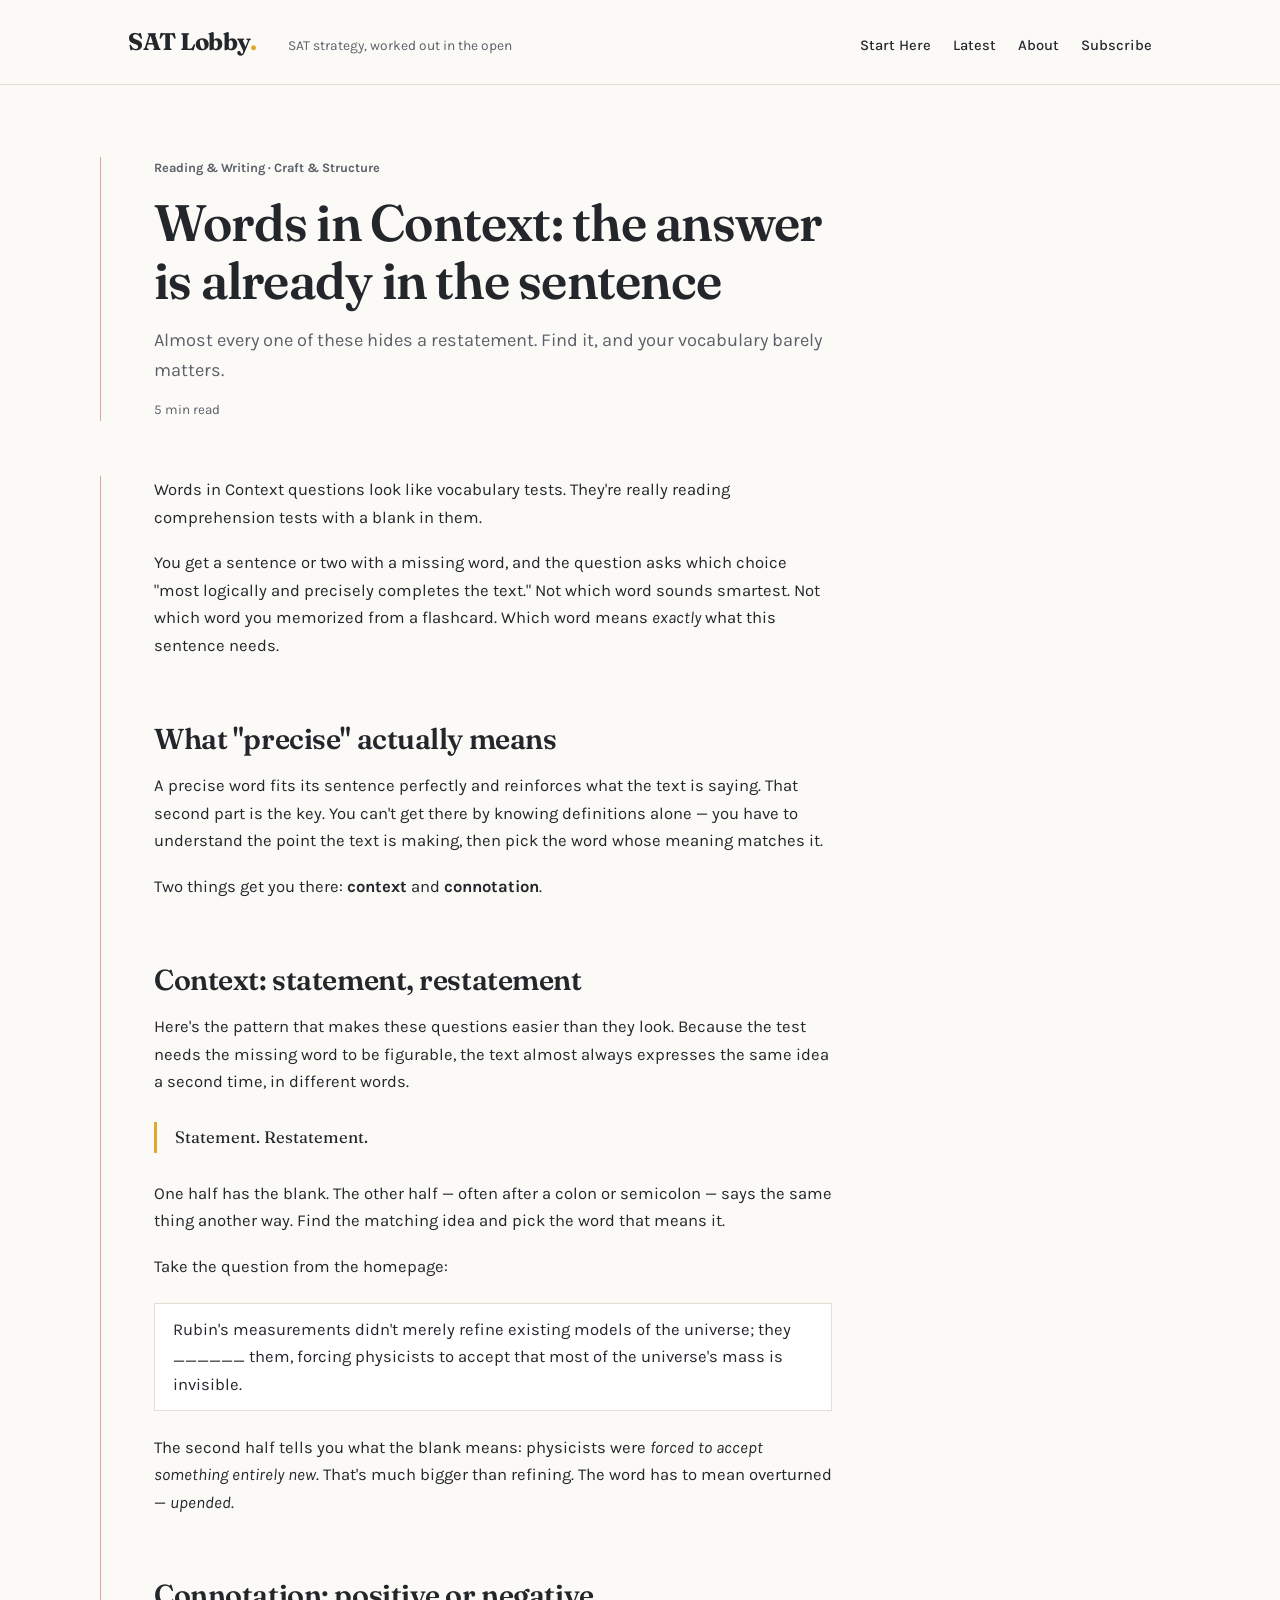
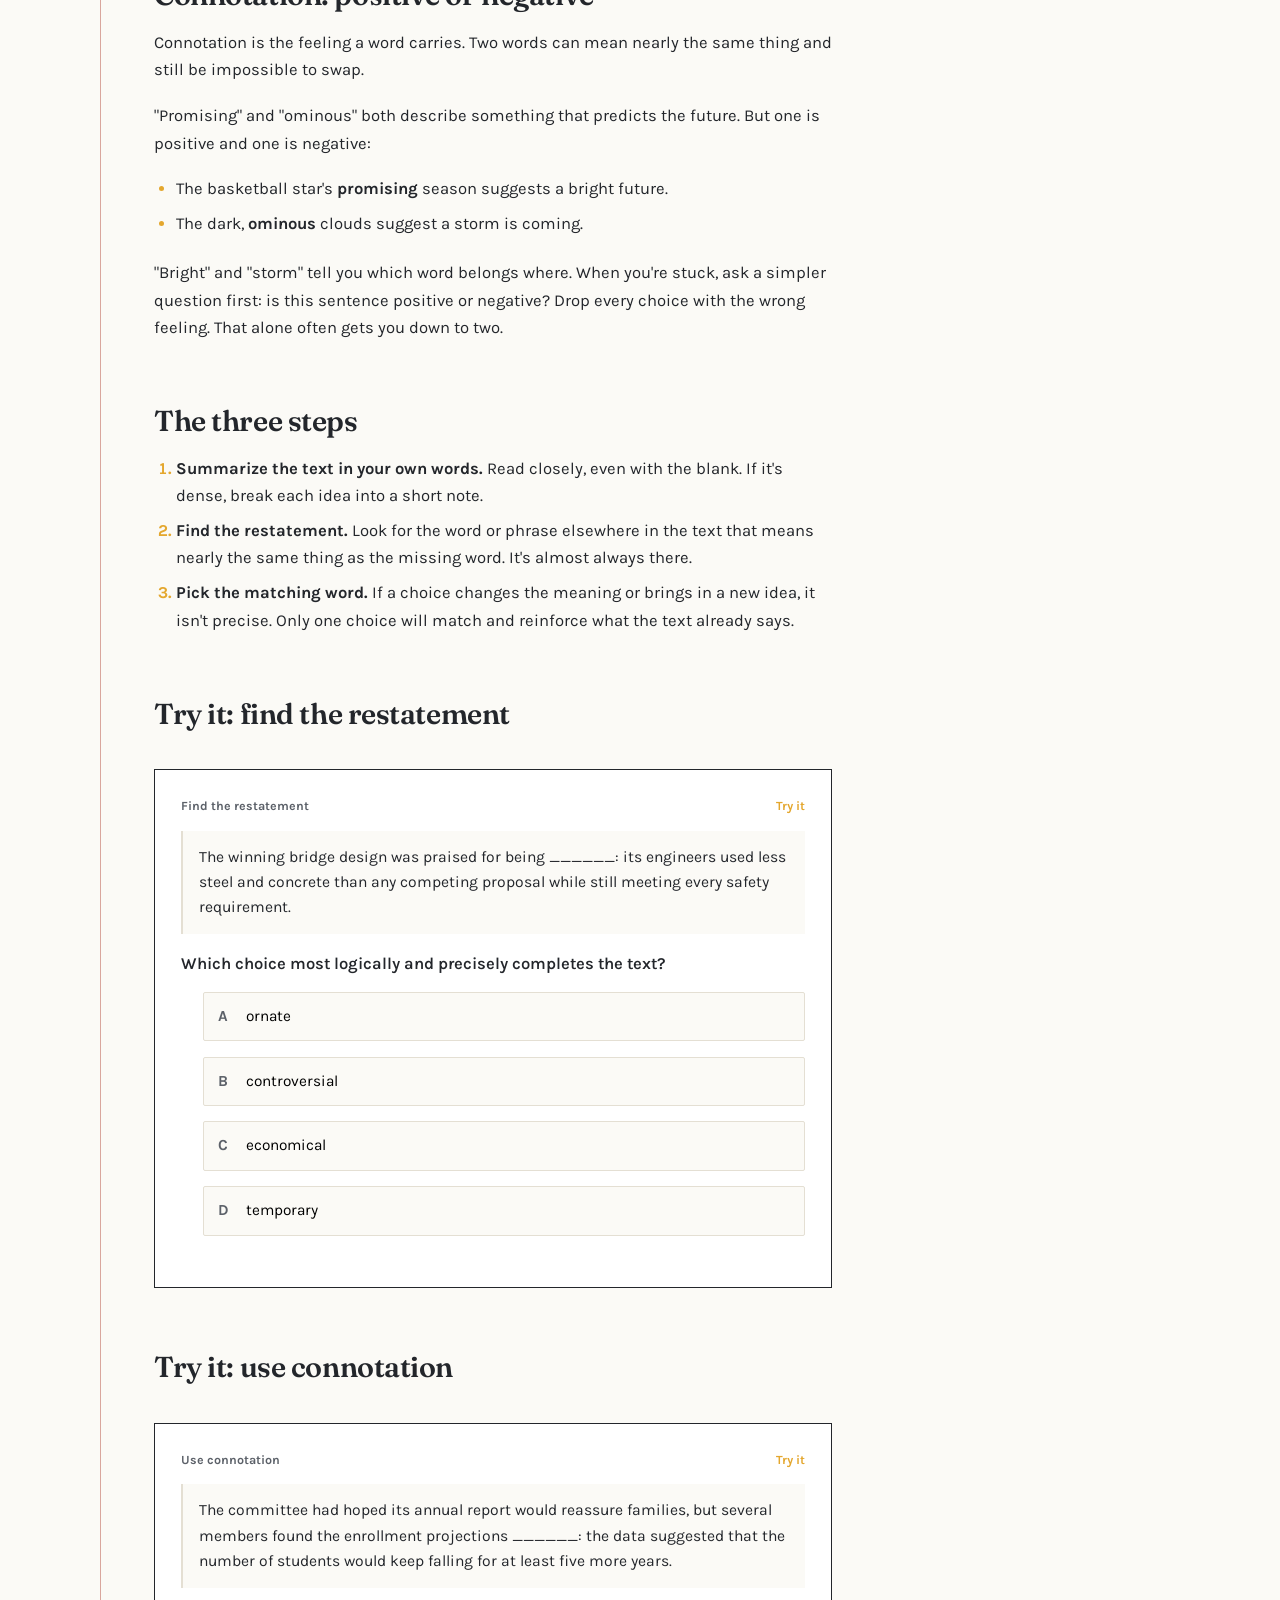
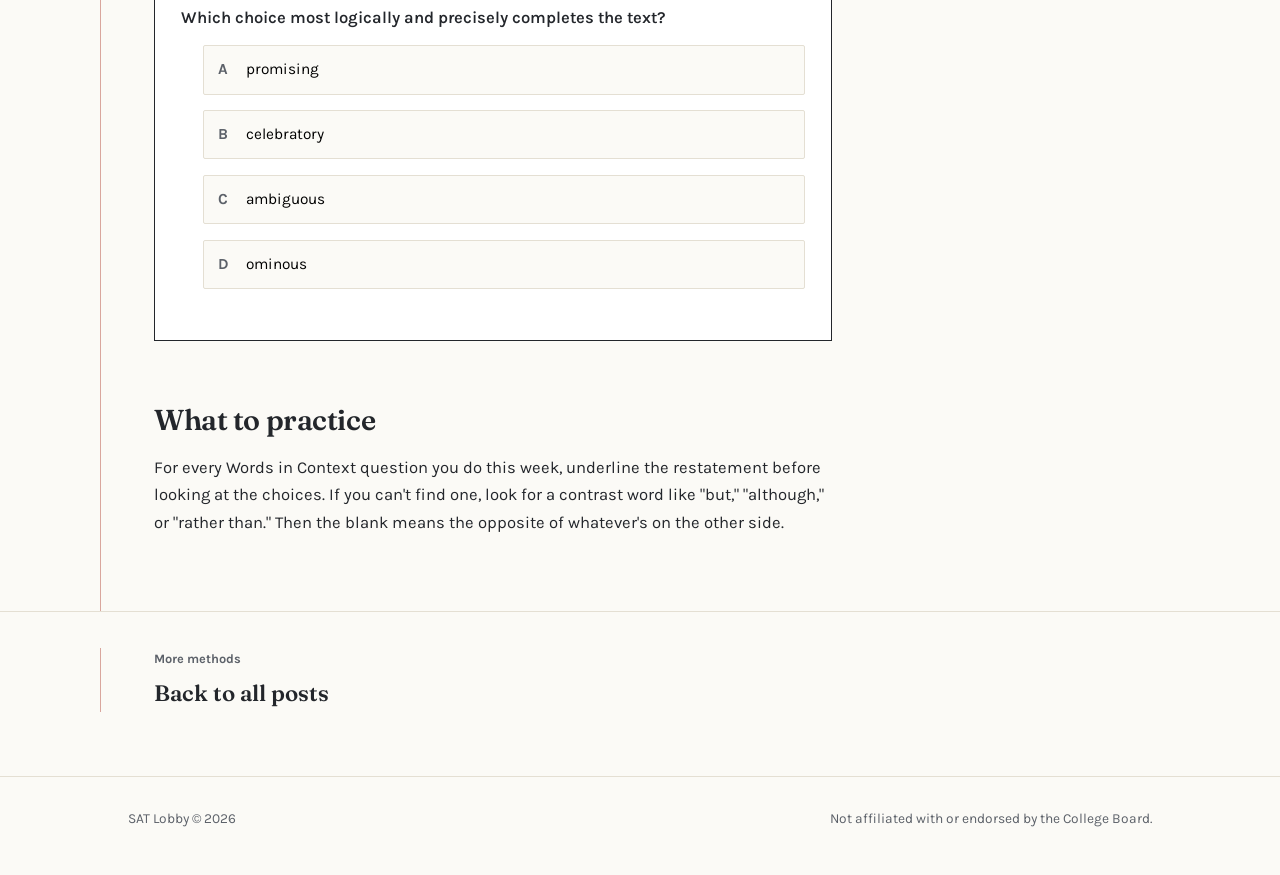
<file: words-in-context.html>
<!DOCTYPE html>
<html lang="en">
<head>
<meta charset="utf-8">
<meta name="viewport" content="width=device-width, initial-scale=1">
<title>Words in Context: the answer is already in the sentence — SAT Lobby</title>
<meta name="description" content="How to solve SAT Words in Context questions using restatement and connotation, with interactive practice.">
<link rel="preconnect" href="https://fonts.googleapis.com">
<link rel="preconnect" href="https://fonts.gstatic.com" crossorigin>
<link href="https://fonts.googleapis.com/css2?family=Fraunces:opsz,wght@9..144,400;9..144,600;9..144,700&family=Karla:wght@400;500;600;700&display=swap" rel="stylesheet">
<link rel="stylesheet" href="/styles.css">
</head>
<body>

<header class="masthead">
  <div class="masthead-inner">
    <a class="wordmark" href="/">SAT Lobby<span>.</span></a>
    <span class="tagline">SAT strategy, worked out in the open</span>
    <nav class="nav" aria-label="Main">
      <a href="/#start">Start Here</a>
      <a href="/#latest">Latest</a>
      <a href="/#about">About</a>
      <a href="/#subscribe">Subscribe</a>
    </nav>
  </div>
</header>

<main>
  <header class="post-head">
    <div class="wrap ruled">
      <div class="post-head-inner">
        <p class="post-kicker">Reading &amp; Writing · Craft &amp; Structure</p>
        <h1>Words in Context: the answer is already in the sentence</h1>
        <p class="dek">Almost every one of these hides a restatement. Find it, and your vocabulary barely matters.</p>
        <p class="post-readtime">5 min read</p>
      </div>
    </div>
  </header>

  <article class="wrap ruled">
    <div class="prose">

      <p>Words in Context questions look like vocabulary tests. They're really reading comprehension tests with a blank in them.</p>
      <p>You get a sentence or two with a missing word, and the question asks which choice "most logically and precisely completes the text." Not which word sounds smartest. Not which word you memorized from a flashcard. Which word means <em>exactly</em> what this sentence needs.</p>

      <h2>What "precise" actually means</h2>
      <p>A precise word fits its sentence perfectly and reinforces what the text is saying. That second part is the key. You can't get there by knowing definitions alone — you have to understand the point the text is making, then pick the word whose meaning matches it.</p>
      <p>Two things get you there: <strong>context</strong> and <strong>connotation</strong>.</p>

      <h2>Context: statement, restatement</h2>
      <p>Here's the pattern that makes these questions easier than they look. Because the test needs the missing word to be figurable, the text almost always expresses the same idea a second time, in different words.</p>
      <p class="callout">Statement. Restatement.</p>
      <p>One half has the blank. The other half — often after a colon or semicolon — says the same thing another way. Find the matching idea and pick the word that means it.</p>
      <p>Take the question from the homepage:</p>
      <blockquote><p>Rubin's measurements didn't merely refine existing models of the universe; they ______ them, forcing physicists to accept that most of the universe's mass is invisible.</p></blockquote>
      <p>The second half tells you what the blank means: physicists were <em>forced to accept something entirely new</em>. That's much bigger than refining. The word has to mean overturned — <em>upended</em>.</p>

      <h2>Connotation: positive or negative</h2>
      <p>Connotation is the feeling a word carries. Two words can mean nearly the same thing and still be impossible to swap.</p>
      <p>"Promising" and "ominous" both describe something that predicts the future. But one is positive and one is negative:</p>
      <ul>
        <li>The basketball star's <strong>promising</strong> season suggests a bright future.</li>
        <li>The dark, <strong>ominous</strong> clouds suggest a storm is coming.</li>
      </ul>
      <p>"Bright" and "storm" tell you which word belongs where. When you're stuck, ask a simpler question first: is this sentence positive or negative? Drop every choice with the wrong feeling. That alone often gets you down to two.</p>

      <h2>The three steps</h2>
      <ol>
        <li><strong>Summarize the text in your own words.</strong> Read closely, even with the blank. If it's dense, break each idea into a short note.</li>
        <li><strong>Find the restatement.</strong> Look for the word or phrase elsewhere in the text that means nearly the same thing as the missing word. It's almost always there.</li>
        <li><strong>Pick the matching word.</strong> If a choice changes the meaning or brings in a new idea, it isn't precise. Only one choice will match and reinforce what the text already says.</li>
      </ol>

      <h2>Try it: find the restatement</h2>

      <div class="q" data-answer="C">
        <div class="q-kicker"><span>Find the restatement</span><em>Try it</em></div>
        <div class="q-passage">The winning bridge design was praised for being ______: its engineers used less steel and concrete than any competing proposal while still meeting every safety requirement.</div>
        <p class="q-ask">Which choice most logically and precisely completes the text?</p>
        <ul class="q-opts">
          <li><button class="q-opt" data-key="A"><span class="q-letter">A</span><span>ornate</span></button></li>
          <li><button class="q-opt" data-key="B"><span class="q-letter">B</span><span>controversial</span></button></li>
          <li><button class="q-opt" data-key="C"><span class="q-letter">C</span><span>economical</span></button></li>
          <li><button class="q-opt" data-key="D"><span class="q-letter">D</span><span>temporary</span></button></li>
        </ul>
        <div class="q-reveal" role="status">
          <p class="q-verdict"></p>
          <p>The restatement is everything after the colon: <strong>less material, same safety</strong>. The blank has to mean doing more with less. That's <em>economical</em>.</p>
          <p><em>Ornate</em> means heavily decorated — close to the opposite. <em>Controversial</em> and <em>temporary</em> bring in ideas the text never mentions.</p>
        </div>
      </div>

      <h2>Try it: use connotation</h2>

      <div class="q" data-answer="D">
        <div class="q-kicker"><span>Use connotation</span><em>Try it</em></div>
        <div class="q-passage">The committee had hoped its annual report would reassure families, but several members found the enrollment projections ______: the data suggested that the number of students would keep falling for at least five more years.</div>
        <p class="q-ask">Which choice most logically and precisely completes the text?</p>
        <ul class="q-opts">
          <li><button class="q-opt" data-key="A"><span class="q-letter">A</span><span>promising</span></button></li>
          <li><button class="q-opt" data-key="B"><span class="q-letter">B</span><span>celebratory</span></button></li>
          <li><button class="q-opt" data-key="C"><span class="q-letter">C</span><span>ambiguous</span></button></li>
          <li><button class="q-opt" data-key="D"><span class="q-letter">D</span><span>ominous</span></button></li>
        </ul>
        <div class="q-reveal" role="status">
          <p class="q-verdict"></p>
          <p>Check connotation first. Enrollment falling for five years is bad news, and <strong>but</strong> tells you the report didn't reassure anyone. The word is negative — which cuts <em>promising</em> and <em>celebratory</em> immediately.</p>
          <p><em>Ambiguous</em> doesn't fit, because the data is clear: enrollment is falling. <em>Ominous</em> means signaling something bad ahead, which matches the restatement exactly.</p>
        </div>
      </div>

      <h2>What to practice</h2>
      <p>For every Words in Context question you do this week, underline the restatement before looking at the choices. If you can't find one, look for a contrast word like "but," "although," or "rather than." Then the blank means the opposite of whatever's on the other side.</p>
    </div>
  </article>

  <nav class="post-next" aria-label="Next post">
    <div class="wrap ruled">
      <div class="post-next-inner">
        <p class="post-next-label">More methods</p>
        <a href="/#latest">Back to all posts</a>
      </div>
    </div>
  </nav>
</main>

<footer>
  <div class="wrap">
    <span>SAT Lobby © 2026</span>
    <span>Not affiliated with or endorsed by the College Board.</span>
  </div>
</footer>

<script src="/quiz.js" defer></script>
</body>
</html>
</file>
<file: styles.css>
:root{
  --paper:#FBFAF6;
  --graphite:#23262B;
  --graphite-soft:#5C6169;
  --pencil:#E4A72E;
  --ink:#35506E;
  --rule:#E4DFD3;
  --margin-line:#D9A69D;
  --correct:#2E7350;
  --wrong:#B0432A;

  --display:"Fraunces",Georgia,serif;
  --body:"Karla",system-ui,-apple-system,sans-serif;

  --col:1080px;
  --read:64ch;
}

*{box-sizing:border-box}
html{-webkit-text-size-adjust:100%;scroll-behavior:smooth}
@media (prefers-reduced-motion:reduce){ html{scroll-behavior:auto} }

body{
  margin:0;
  background:var(--paper);
  color:var(--graphite);
  font-family:var(--body);
  font-size:18px;
  line-height:1.65;
  -webkit-font-smoothing:antialiased;
}
a{color:var(--ink);text-decoration-thickness:1px;text-underline-offset:3px}
a:hover{color:var(--graphite)}
:focus-visible{outline:2px solid var(--ink);outline-offset:3px;border-radius:2px}

.wrap{max-width:var(--col);margin:0 auto;padding:0 28px}

.ruled{position:relative}
.ruled::before{
  content:"";
  position:absolute;
  top:0;bottom:0;left:0;
  width:1px;
  background:var(--margin-line);
}
@media (max-width:860px){ .ruled::before{display:none} }

h1,h2,h3{font-family:var(--display);font-weight:600;line-height:1.12;margin:0;letter-spacing:-0.015em}
h1{font-size:clamp(2.3rem,5.4vw,3.9rem)}
h2{font-size:clamp(1.6rem,3vw,2.2rem)}
h3{font-size:1.18rem;font-weight:600}
p{margin:0 0 1.1em}

/* ---------- header ---------- */
.masthead{border-bottom:1px solid var(--rule);background:var(--paper)}
.masthead-inner{display:flex;align-items:baseline;gap:32px;padding:22px 28px;max-width:var(--col);margin:0 auto;flex-wrap:wrap}
.wordmark{font-family:var(--display);font-size:1.5rem;font-weight:700;letter-spacing:-0.02em;text-decoration:none;color:var(--graphite);white-space:nowrap}
.wordmark span{color:var(--pencil)}
.tagline{font-size:.86rem;color:var(--graphite-soft);margin-right:auto}
.nav{display:flex;gap:22px;flex-wrap:wrap}
.nav a{font-size:.92rem;font-weight:500;color:var(--graphite);text-decoration:none;padding-bottom:2px;border-bottom:2px solid transparent}
.nav a:hover{border-bottom-color:var(--pencil)}
@media (max-width:700px){
  .tagline{width:100%;margin:0 0 4px}
  .nav{gap:16px}
}

/* ---------- hero ---------- */
.hero{padding:76px 0 68px}
.hero-grid{display:grid;grid-template-columns:1.05fr .95fr;gap:60px;align-items:start}
.hero-copy{padding-left:26px}
.hero-copy p{color:var(--graphite-soft);max-width:38ch;font-size:1.06rem}
.hero h1{margin-bottom:20px}
.hero-cta{display:inline-block;margin-top:8px;background:var(--graphite);color:var(--paper);font-weight:600;font-size:.98rem;padding:13px 26px;border-radius:2px;text-decoration:none}
.hero-cta:hover{background:var(--ink);color:var(--paper)}
@media (max-width:860px){
  .hero{padding:48px 0 44px}
  .hero-grid{grid-template-columns:1fr;gap:38px}
  .hero-copy{padding-left:0}
}

/* ---------- live question widget ---------- */
.q{border:1px solid var(--graphite);background:#fff;padding:26px 26px 22px}
.q-kicker{font-size:.78rem;font-weight:700;color:var(--graphite-soft);margin-bottom:14px;display:flex;justify-content:space-between;gap:12px}
.q-kicker em{font-style:normal;color:var(--pencil)}
.q-text{font-size:1rem;line-height:1.6;margin-bottom:18px}
.q-text b{font-weight:700;background:linear-gradient(transparent 62%,rgba(228,167,46,.45) 62%)}
.q-ask{font-size:.94rem;font-weight:600;margin-bottom:14px}
.q-opts{list-style:none;margin:0;padding:0;display:grid;gap:8px}
.q-opt{
  width:100%;text-align:left;font:inherit;font-size:.96rem;
  background:var(--paper);border:1px solid var(--rule);
  padding:11px 14px;cursor:pointer;display:flex;gap:12px;align-items:baseline;
  border-radius:2px;
}
.q-opt:hover:not(:disabled){border-color:var(--graphite)}
.q-opt:disabled{cursor:default}
.q-letter{font-weight:700;color:var(--graphite-soft);min-width:1.1em}
.q-opt.is-correct{border-color:var(--correct);background:rgba(46,115,80,.09)}
.q-opt.is-correct .q-letter{color:var(--correct)}
.q-opt.is-wrong{border-color:var(--wrong);background:rgba(176,67,42,.08)}
.q-opt.is-wrong .q-letter{color:var(--wrong)}

.q-reveal{margin-top:18px;padding-top:18px;border-top:1px dashed var(--rule);display:none}
.q-reveal.open{display:block;animation:unfold .32s ease-out}
@keyframes unfold{from{opacity:0;transform:translateY(-6px)}to{opacity:1;transform:none}}
.q-verdict{font-family:var(--display);font-size:1.1rem;font-weight:600;margin-bottom:8px}
.q-reveal p{font-size:.94rem;color:var(--graphite-soft);margin-bottom:.8em}
.q-reveal p:last-child{margin-bottom:0}
.q-reveal strong{color:var(--graphite)}
@media (prefers-reduced-motion:reduce){
  .q-reveal.open{animation:none}
}

/* ---------- sections ---------- */
.band{border-top:1px solid var(--rule);padding:64px 0}
.band-head{padding-left:26px;margin-bottom:36px;max-width:var(--read)}
.band-head h2{margin-bottom:10px}
.band-head p{color:var(--graphite-soft);font-size:1rem;margin:0}
@media (max-width:860px){ .band-head{padding-left:0} .band{padding:46px 0} }

.path{list-style:none;margin:0;padding:0 0 0 26px;max-width:var(--read)}
.path li{display:grid;grid-template-columns:2.4rem 1fr;gap:18px;padding:22px 0;border-top:1px solid var(--rule)}
.path li:first-child{border-top:none;padding-top:0}
.path-num{font-family:var(--display);font-size:1.5rem;font-weight:600;color:var(--pencil);line-height:1.1}
.path h3{margin-bottom:5px}
.path p{font-size:.96rem;color:var(--graphite-soft);margin:0}
@media (max-width:860px){ .path{padding-left:0} }

.posts{list-style:none;margin:0;padding:0 0 0 26px;max-width:var(--read)}
.posts li{padding:18px 0;border-bottom:1px solid var(--rule);display:grid;grid-template-columns:6.5rem 1fr;gap:20px;align-items:baseline}
.post-meta{font-size:.8rem;color:var(--graphite-soft);font-weight:500}
.post-title{font-family:var(--display);font-size:1.22rem;font-weight:600;text-decoration:none;color:var(--graphite);display:block;line-height:1.25}
.post-title:hover{color:var(--ink)}
.post-dek{font-size:.93rem;color:var(--graphite-soft);margin:5px 0 0}
@media (max-width:640px){
  .posts{padding-left:0}
  .posts li{grid-template-columns:1fr;gap:6px}
}

/* ---------- about ---------- */
.about{background:var(--graphite);color:var(--paper);padding:62px 0}
.about .wrap{display:grid;grid-template-columns:1fr 1.6fr;gap:48px;align-items:start}
.about h2{color:var(--paper)}
.about p{color:#CFCCC5;font-size:1rem}
.about p:last-child{margin-bottom:0}
.about a{color:var(--pencil)}
.score{font-family:var(--display);font-size:3.4rem;font-weight:700;line-height:1;color:var(--pencil)}
.score-note{font-size:.85rem;color:#A9A69F;margin-top:6px}
@media (max-width:860px){ .about .wrap{grid-template-columns:1fr;gap:24px} }

/* ---------- signup ---------- */
.signup{padding:58px 0;border-top:1px solid var(--rule)}
.signup-inner{padding-left:26px;max-width:var(--read)}
.signup h2{margin-bottom:8px}
.signup p{color:var(--graphite-soft);font-size:1rem}
.form{display:flex;gap:10px;flex-wrap:wrap;margin-top:18px}
.form input{
  flex:1 1 240px;font:inherit;font-size:1rem;padding:12px 14px;
  border:1px solid var(--graphite);background:#fff;color:var(--graphite);border-radius:2px;
}
.form input::placeholder{color:#9A9691}
.form button{
  font:inherit;font-weight:600;font-size:1rem;padding:12px 24px;cursor:pointer;
  background:var(--pencil);color:var(--graphite);border:1px solid var(--graphite);border-radius:2px;
}
.form button:hover{background:var(--graphite);color:var(--paper)}
.form-note{font-size:.84rem;color:var(--graphite-soft);margin:12px 0 0}
@media (max-width:860px){ .signup-inner{padding-left:0} }

/* ---------- simple inner pages ---------- */
.page{padding:84px 0 90px}
.page-inner{padding-left:26px;max-width:var(--read)}
.page h1{font-size:clamp(2rem,4.4vw,3.1rem);margin-bottom:18px}
.page p{color:var(--graphite-soft);font-size:1.04rem}
.page ul{color:var(--graphite-soft);font-size:1rem;padding-left:1.1em;margin:0 0 1.4em}
.page li{margin-bottom:.5em}
.page strong{color:var(--graphite)}
.back{display:inline-block;margin-top:10px;font-weight:600;font-size:.98rem}
@media (max-width:860px){ .page{padding:56px 0 64px} .page-inner{padding-left:0} }

/* ---------- footer ---------- */
footer{border-top:1px solid var(--rule);padding:30px 0 46px;font-size:.86rem;color:var(--graphite-soft)}
footer .wrap{display:flex;justify-content:space-between;gap:20px;flex-wrap:wrap}
footer a{color:var(--graphite-soft)}

/* ---------- posts ---------- */
.post-head{padding:72px 0 40px}
.post-head-inner{padding-left:26px;max-width:var(--read)}
.post-kicker{font-size:.8rem;font-weight:700;color:var(--graphite-soft);margin-bottom:16px}
.post-head h1{font-size:clamp(2rem,4.6vw,3.2rem);margin-bottom:16px}
.post-head .dek{font-size:1.14rem;color:var(--graphite-soft);margin:0 0 14px}
.post-readtime{font-size:.84rem;color:var(--graphite-soft)}

.prose{padding:0 0 56px 26px;max-width:var(--read)}
.prose h2{font-size:clamp(1.4rem,2.6vw,1.8rem);margin:2.2em 0 .6em}
.prose h3{margin:1.8em 0 .5em}
.prose p,.prose li{font-size:1.04rem}
.prose ul,.prose ol{padding-left:1.2em;margin:0 0 1.2em}
.prose li{margin-bottom:.45em}
.prose li::marker{color:var(--pencil);font-weight:700}
.prose blockquote{margin:1.4em 0;padding:12px 18px;background:#fff;border:1px solid var(--rule);font-size:1rem}
.prose blockquote p{margin:0}
.prose .q{margin:2.2em 0}
.callout{border-left:3px solid var(--pencil);padding:4px 0 4px 18px;margin:1.6em 0;font-family:var(--display);font-size:1.25rem;line-height:1.4;color:var(--graphite)}

.q-passage{font-size:.98rem;line-height:1.6;margin-bottom:16px;padding:14px 16px;background:var(--paper);border-left:2px solid var(--rule)}
.q-passage.poem{white-space:pre-line;font-style:italic}
.q-table-wrap{overflow-x:auto;margin-bottom:16px}
.q-table{border-collapse:collapse;width:100%;font-size:.92rem;min-width:360px}
.q-table caption{text-align:left;font-weight:700;font-size:.86rem;margin-bottom:8px}
.q-table th,.q-table td{border:1px solid var(--rule);padding:8px 12px;text-align:left}
.q-table th{background:var(--paper);font-weight:600}
.q-table td.num{text-align:right;font-variant-numeric:tabular-nums}

.post-next{border-top:1px solid var(--rule);padding:36px 0 64px}
.post-next-inner{padding-left:26px;max-width:var(--read)}
.post-next-label{font-size:.8rem;font-weight:700;color:var(--graphite-soft);margin:0 0 6px}
.post-next a{font-family:var(--display);font-size:1.4rem;font-weight:600;text-decoration:none;color:var(--graphite)}
.post-next a:hover{color:var(--ink)}
@media (max-width:860px){
  .post-head{padding:48px 0 28px}
  .post-head-inner,.prose,.post-next-inner{padding-left:0}
}
</file>
